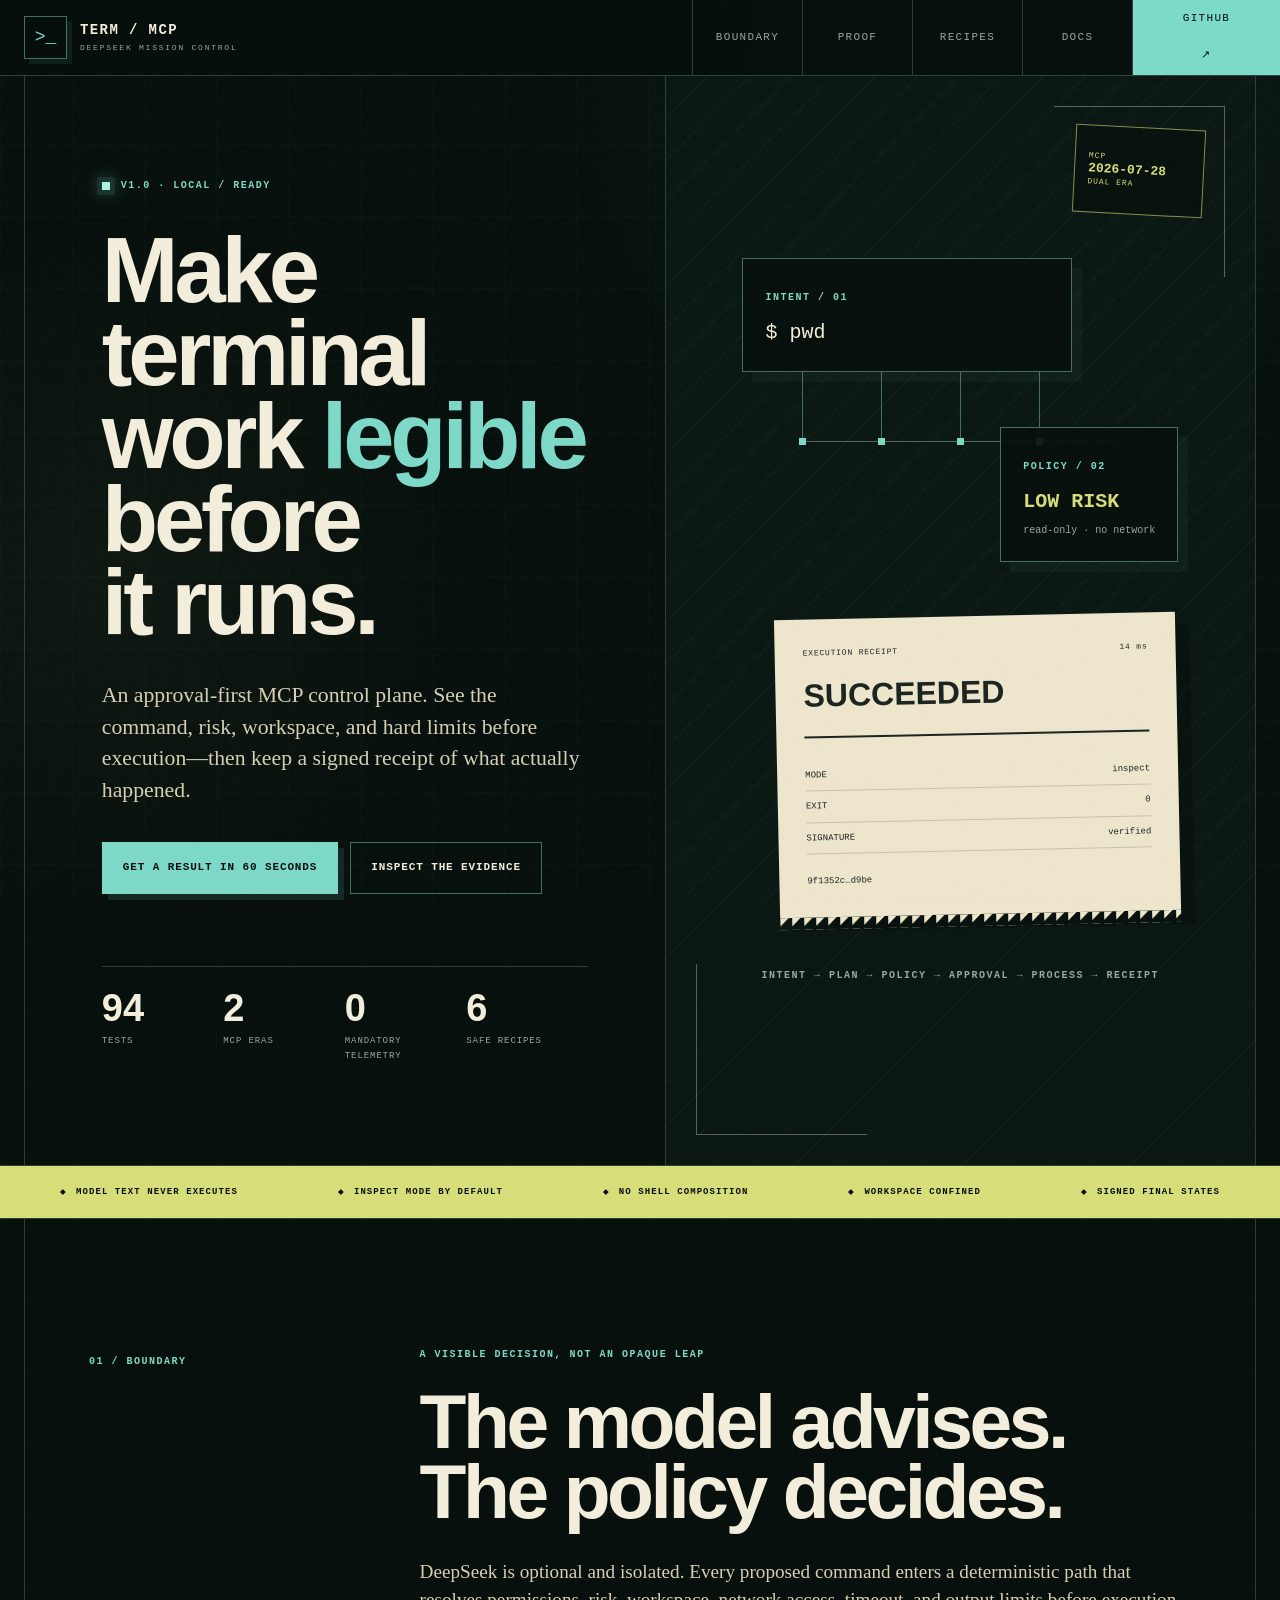
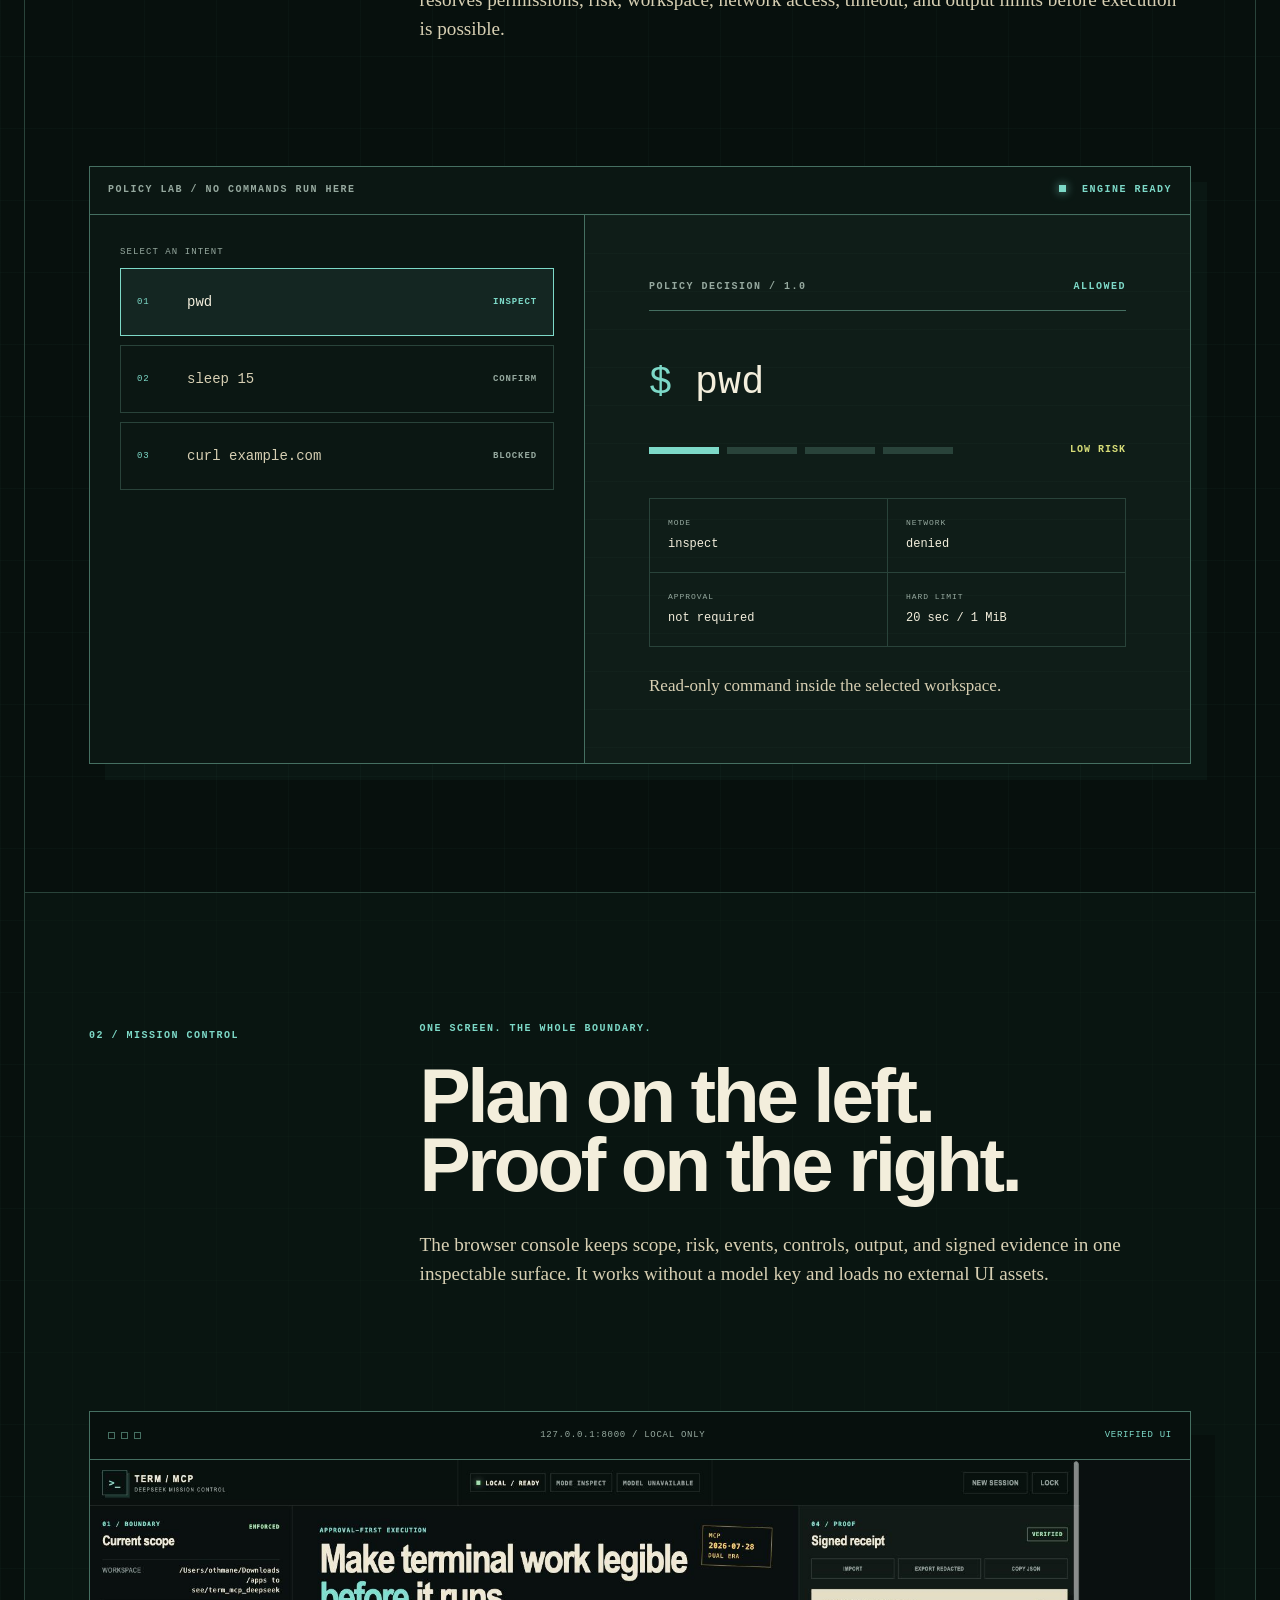
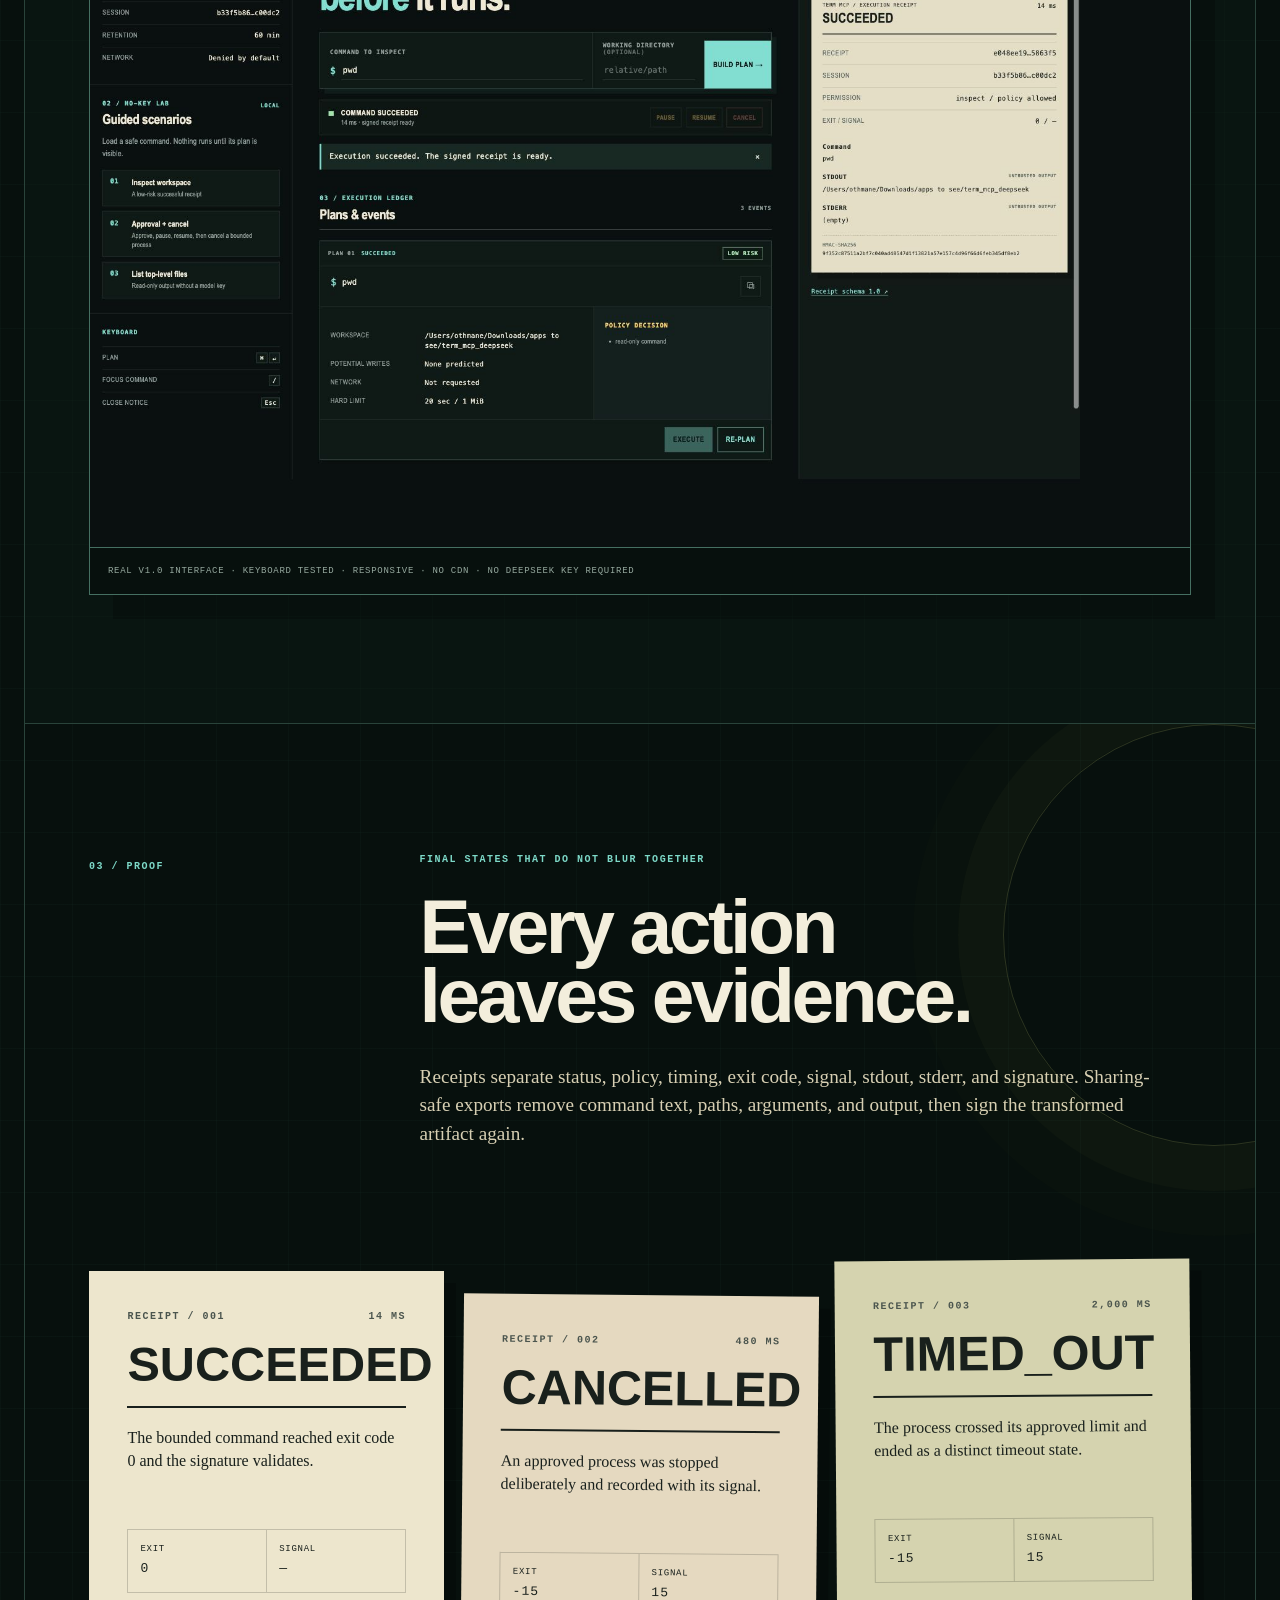
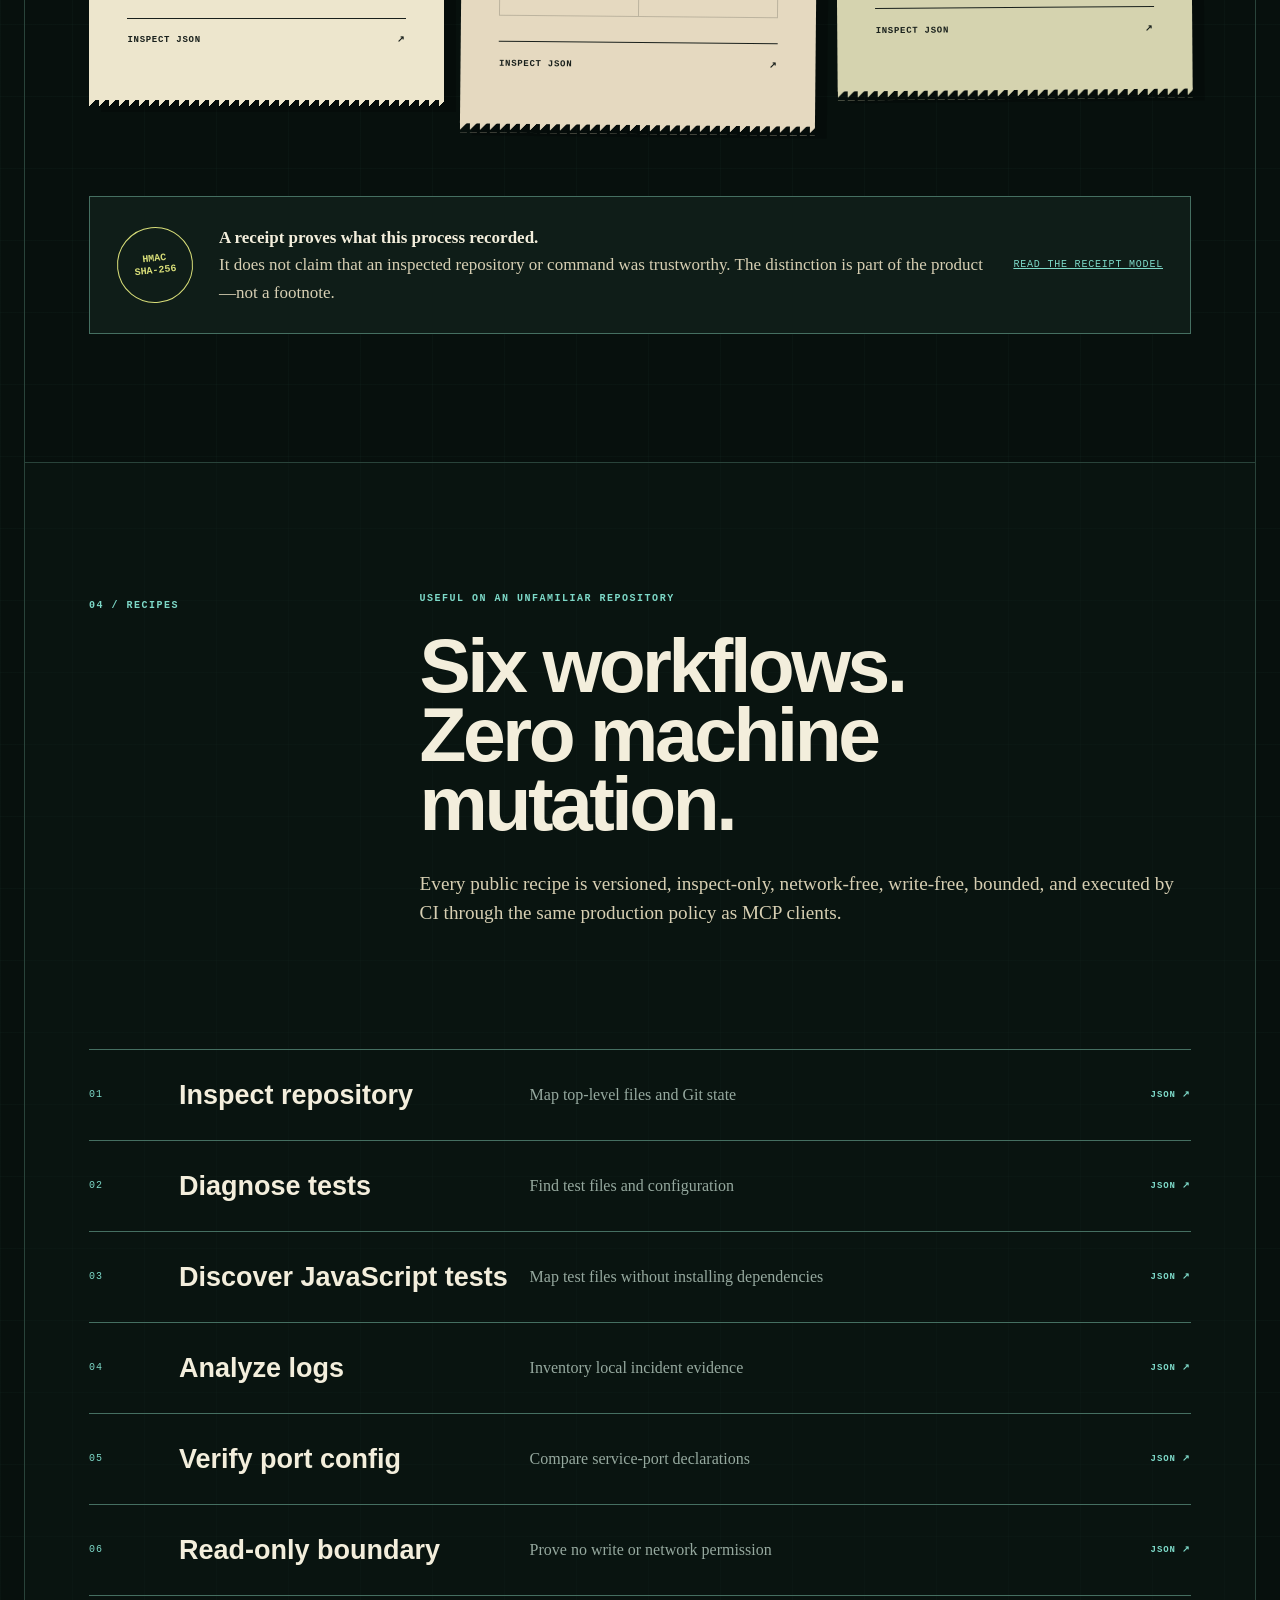
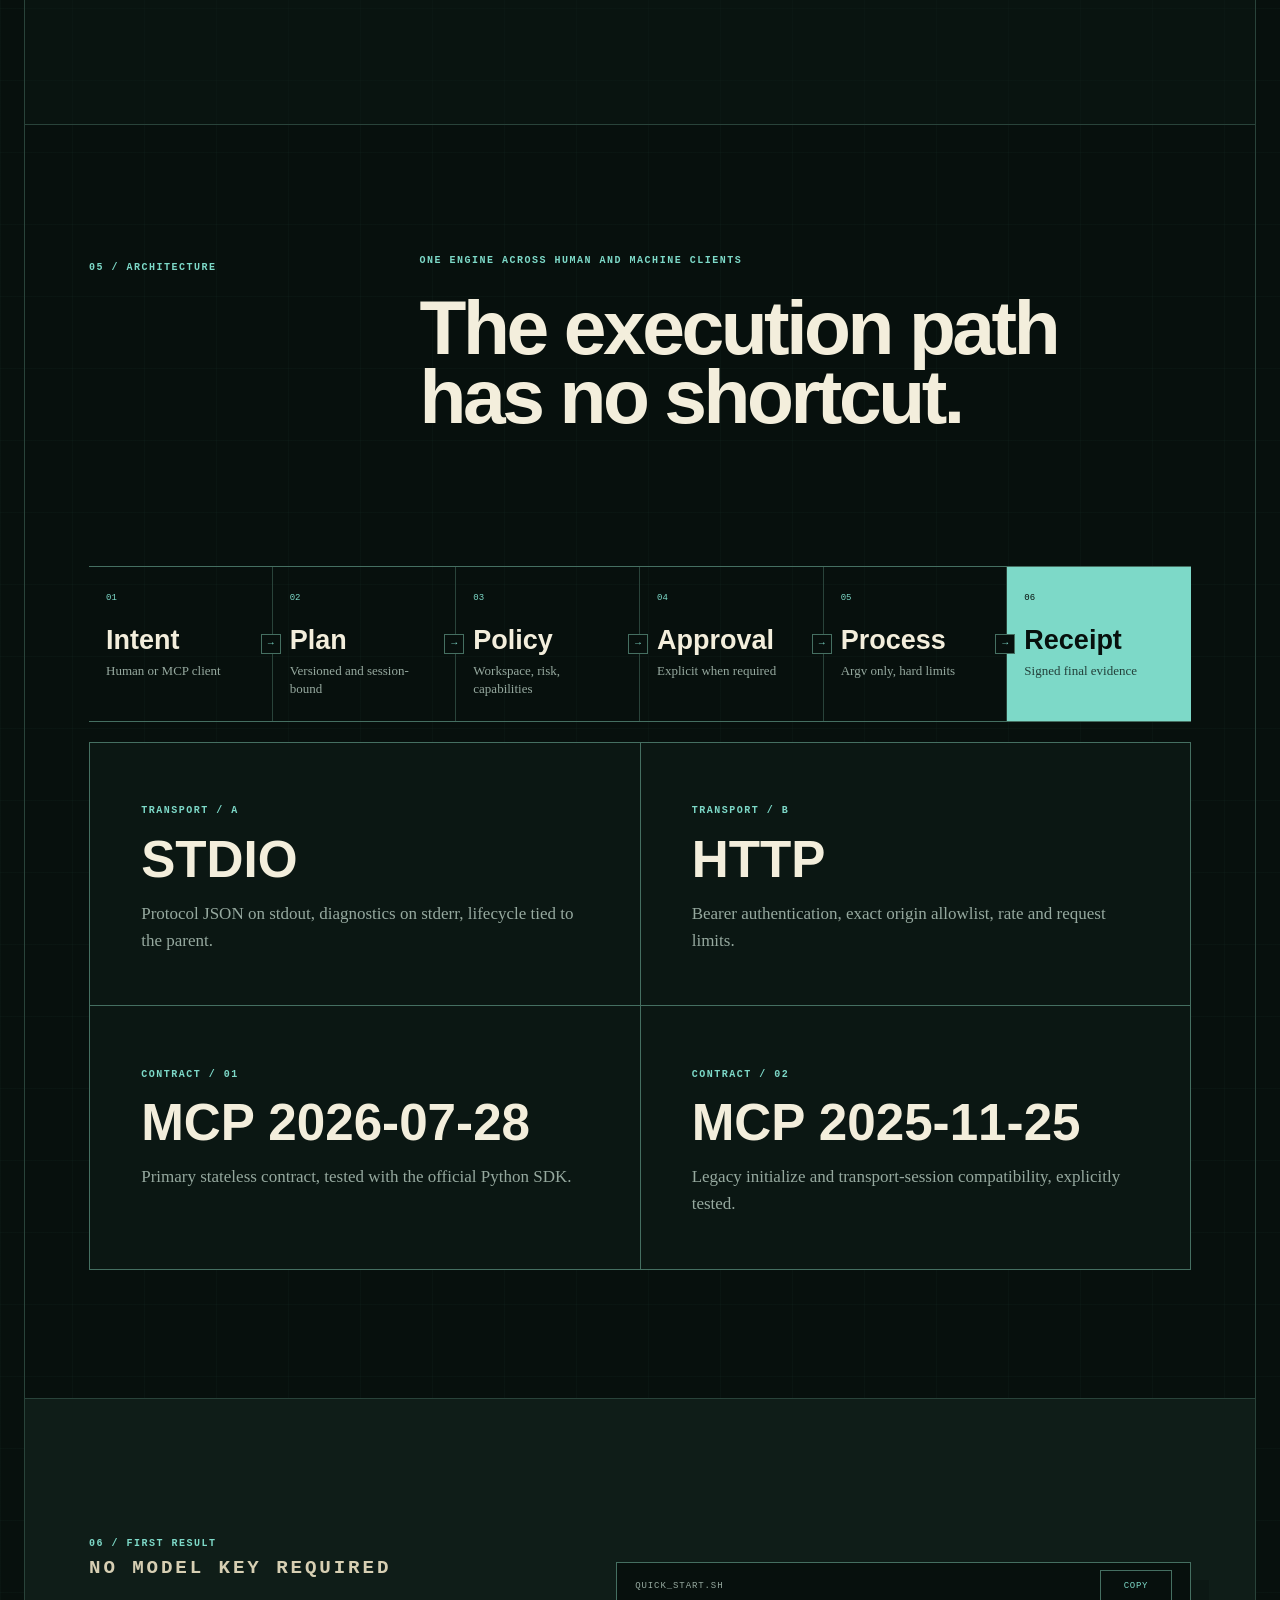
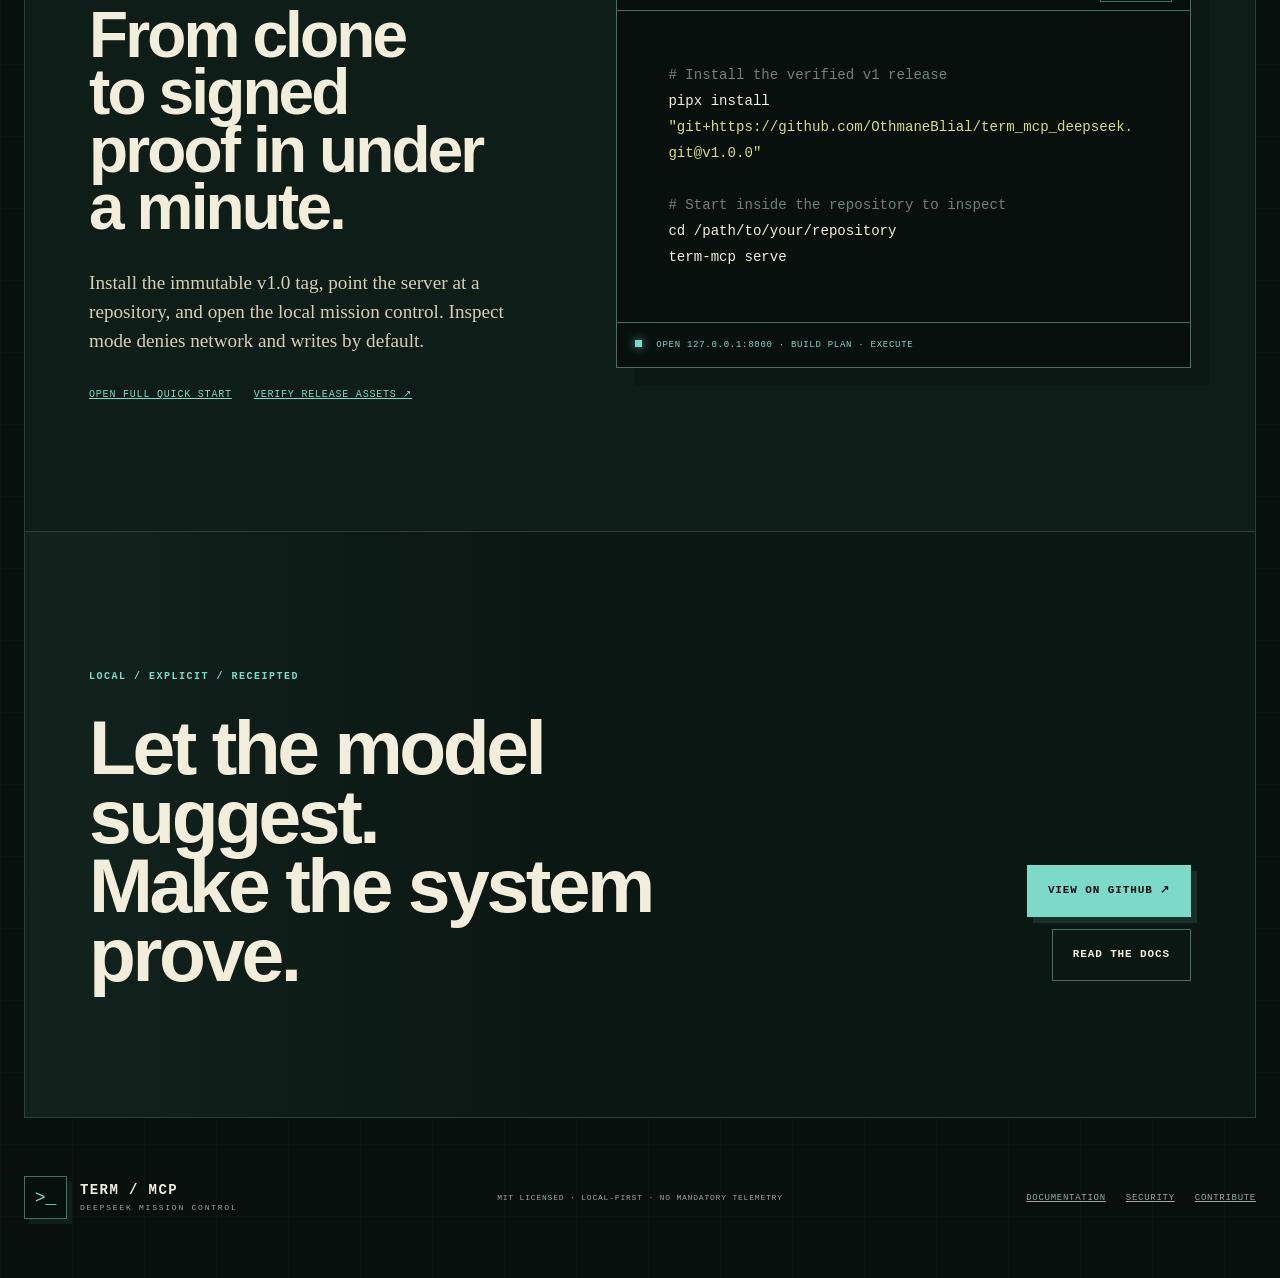
<file: site/index.html>
<!doctype html>
<html lang="en">
  <head>
    <meta charset="utf-8" />
    <meta name="viewport" content="width=device-width, initial-scale=1" />
    <meta
      name="description"
      content="Approval-first MCP terminal control with visible policy decisions, bounded execution, and signed receipts."
    />
    <meta name="theme-color" content="#07100d" />
    <meta property="og:type" content="website" />
    <meta property="og:title" content="Term MCP DeepSeek — Make terminal work legible" />
    <meta
      property="og:description"
      content="See the command, risk, workspace, and limits before anything runs. Keep signed evidence after it does."
    />
    <meta
      property="og:image"
      content="https://othmaneblial.github.io/term_mcp_deepseek/assets/mission-control.jpg"
    />
    <meta property="og:url" content="https://othmaneblial.github.io/term_mcp_deepseek/" />
    <meta name="twitter:card" content="summary_large_image" />
    <link rel="canonical" href="https://othmaneblial.github.io/term_mcp_deepseek/" />
    <link rel="icon" href="assets/favicon.svg" type="image/svg+xml" />
    <link rel="stylesheet" href="styles.css" />
    <title>Term MCP DeepSeek — Approval-first terminal control</title>
    <script type="application/ld+json">
      {
        "@context": "https://schema.org",
        "@type": "SoftwareSourceCode",
        "name": "Term MCP DeepSeek",
        "codeRepository": "https://github.com/OthmaneBlial/term_mcp_deepseek",
        "license": "https://opensource.org/license/mit",
        "programmingLanguage": "Python",
        "runtimePlatform": "macOS and Linux",
        "description": "Approval-first MCP terminal control plane with bounded execution and signed receipts."
      }
    </script>
  </head>
  <body>
    <a class="skip-link" href="#main">Skip to content</a>
    <div class="grain" aria-hidden="true"></div>

    <header class="site-header" data-header>
      <a class="brand" href="index.html" aria-label="Term MCP DeepSeek home">
        <span class="brand-mark" aria-hidden="true">&gt;_</span>
        <span>
          <strong>TERM / MCP</strong>
          <small>DEEPSEEK MISSION CONTROL</small>
        </span>
      </a>

      <button class="menu-toggle" type="button" aria-expanded="false" aria-controls="site-nav">
        <span>Menu</span>
        <span class="menu-bars" aria-hidden="true"></span>
      </button>

      <nav class="site-nav" id="site-nav" aria-label="Primary navigation">
        <a href="#boundary">Boundary</a>
        <a href="#proof">Proof</a>
        <a href="#recipes">Recipes</a>
        <a href="docs.html">Docs</a>
        <a class="nav-github" href="https://github.com/OthmaneBlial/term_mcp_deepseek">
          GitHub <span aria-hidden="true">↗</span>
        </a>
      </nav>
    </header>

    <main id="main">
      <section class="hero" aria-labelledby="hero-title">
        <div class="hero-copy reveal">
          <div class="eyebrow">
            <span class="status-dot" aria-hidden="true"></span>
            v1.0 · LOCAL / READY
          </div>
          <h1 id="hero-title">Make terminal work <em>legible</em> before it runs.</h1>
          <p class="hero-lede">
            An approval-first MCP control plane. See the command, risk, workspace, and hard
            limits before execution—then keep a signed receipt of what actually happened.
          </p>
          <div class="hero-actions">
            <a class="button button-primary" href="#install">Get a result in 60 seconds</a>
            <a class="button button-ghost" href="#proof">Inspect the evidence</a>
          </div>
          <dl class="hero-facts" aria-label="Project proof points">
            <div><dt>94</dt><dd>tests</dd></div>
            <div><dt>2</dt><dd>MCP eras</dd></div>
            <div><dt>0</dt><dd>mandatory telemetry</dd></div>
            <div><dt>6</dt><dd>safe recipes</dd></div>
          </dl>
        </div>

        <div class="hero-art reveal reveal-late" aria-label="Execution boundary overview">
          <div class="era-stamp" aria-label="MCP protocol version">
            <span>MCP</span>
            <strong>2026-07-28</strong>
            <small>DUAL ERA</small>
          </div>
          <div class="signal-card signal-command">
            <span class="signal-label">INTENT / 01</span>
            <code>$ pwd</code>
          </div>
          <div class="boundary-line" aria-hidden="true">
            <span></span><span></span><span></span><span></span>
          </div>
          <div class="signal-card signal-policy">
            <span class="signal-label">POLICY / 02</span>
            <strong>LOW RISK</strong>
            <small>read-only · no network</small>
          </div>
          <div class="receipt-mini">
            <div class="receipt-mini-head">
              <span>EXECUTION RECEIPT</span>
              <span>14 ms</span>
            </div>
            <strong>SUCCEEDED</strong>
            <dl>
              <div><dt>MODE</dt><dd>inspect</dd></div>
              <div><dt>EXIT</dt><dd>0</dd></div>
              <div><dt>SIGNATURE</dt><dd>verified</dd></div>
            </dl>
            <div class="receipt-signature">9f1352c…d9be</div>
          </div>
          <p class="art-caption">INTENT → PLAN → POLICY → APPROVAL → PROCESS → RECEIPT</p>
        </div>
      </section>

      <section class="trust-strip" aria-label="Safety defaults">
        <span>MODEL TEXT NEVER EXECUTES</span>
        <span>INSPECT MODE BY DEFAULT</span>
        <span>NO SHELL COMPOSITION</span>
        <span>WORKSPACE CONFINED</span>
        <span>SIGNED FINAL STATES</span>
      </section>

      <section class="section boundary-section" id="boundary" aria-labelledby="boundary-title">
        <div class="section-index">01 / BOUNDARY</div>
        <div class="section-heading">
          <p class="kicker">A visible decision, not an opaque leap</p>
          <h2 id="boundary-title">The model advises.<br />The policy decides.</h2>
          <p>
            DeepSeek is optional and isolated. Every proposed command enters a deterministic
            path that resolves permissions, risk, workspace, network access, timeout, and
            output limits before execution is possible.
          </p>
        </div>

        <div class="policy-lab" data-policy-lab>
          <div class="lab-toolbar">
            <span>POLICY LAB / NO COMMANDS RUN HERE</span>
            <span class="lab-ready"><i aria-hidden="true"></i> ENGINE READY</span>
          </div>
          <div class="lab-body">
            <div class="lab-commands" aria-label="Example command policy decisions">
              <p>SELECT AN INTENT</p>
              <button
                class="lab-command is-active"
                type="button"
                aria-pressed="true"
                data-command="pwd"
                data-risk="LOW RISK"
                data-decision="ALLOWED"
                data-mode="inspect"
                data-network="denied"
                data-approval="not required"
                data-reason="Read-only command inside the selected workspace."
              >
                <span>01</span><code>pwd</code><b>inspect</b>
              </button>
              <button
                class="lab-command"
                type="button"
                aria-pressed="false"
                data-command="sleep 15"
                data-risk="MEDIUM RISK"
                data-decision="PLAN ONLY"
                data-mode="confirm"
                data-network="denied"
                data-approval="required"
                data-reason="Long-running process requires explicit approval and remains cancellable."
              >
                <span>02</span><code>sleep 15</code><b>confirm</b>
              </button>
              <button
                class="lab-command"
                type="button"
                aria-pressed="false"
                data-command="curl example.com"
                data-risk="BLOCKED"
                data-decision="DENIED"
                data-mode="inspect"
                data-network="requested"
                data-approval="unavailable"
                data-reason="Network clients are outside the inspect-mode capability allowlist."
              >
                <span>03</span><code>curl example.com</code><b>blocked</b>
              </button>
            </div>

            <div class="lab-decision" aria-live="polite">
              <div class="decision-topline">
                <span>POLICY DECISION / 1.0</span>
                <strong data-output-decision>ALLOWED</strong>
              </div>
              <code class="decision-command" data-output-command>$ pwd</code>
              <div class="risk-meter" aria-label="Risk classification">
                <span class="is-lit"></span><span></span><span></span><span></span>
                <b data-output-risk>LOW RISK</b>
              </div>
              <dl class="decision-grid">
                <div><dt>MODE</dt><dd data-output-mode>inspect</dd></div>
                <div><dt>NETWORK</dt><dd data-output-network>denied</dd></div>
                <div><dt>APPROVAL</dt><dd data-output-approval>not required</dd></div>
                <div><dt>HARD LIMIT</dt><dd>20 sec / 1 MiB</dd></div>
              </dl>
              <p class="decision-reason" data-output-reason>
                Read-only command inside the selected workspace.
              </p>
            </div>
          </div>
        </div>
      </section>

      <section class="section product-section" aria-labelledby="product-title">
        <div class="section-index">02 / MISSION CONTROL</div>
        <div class="section-heading product-heading">
          <p class="kicker">One screen. The whole boundary.</p>
          <h2 id="product-title">Plan on the left.<br />Proof on the right.</h2>
          <p>
            The browser console keeps scope, risk, events, controls, output, and signed evidence
            in one inspectable surface. It works without a model key and loads no external UI
            assets.
          </p>
        </div>

        <figure class="product-frame reveal">
          <div class="frame-bar">
            <span><i></i><i></i><i></i></span>
            <span>127.0.0.1:8000 / LOCAL ONLY</span>
            <span>VERIFIED UI</span>
          </div>
          <img
            src="assets/mission-control.jpg"
            alt="Term MCP DeepSeek mission control showing an inspect-mode pwd plan, execution events, and a signed succeeded receipt"
            width="1778"
            height="1111"
            loading="lazy"
          />
          <figcaption>
            Real v1.0 interface · keyboard tested · responsive · no CDN · no DeepSeek key required
          </figcaption>
        </figure>
      </section>

      <section class="section proof-section" id="proof" aria-labelledby="proof-title">
        <div class="section-index">03 / PROOF</div>
        <div class="section-heading">
          <p class="kicker">Final states that do not blur together</p>
          <h2 id="proof-title">Every action leaves evidence.</h2>
          <p>
            Receipts separate status, policy, timing, exit code, signal, stdout, stderr, and
            signature. Sharing-safe exports remove command text, paths, arguments, and output,
            then sign the transformed artifact again.
          </p>
        </div>

        <div class="receipt-stack">
          <article class="receipt-card receipt-success">
            <div class="receipt-card-top"><span>RECEIPT / 001</span><span>14 ms</span></div>
            <h3>SUCCEEDED</h3>
            <p>The bounded command reached exit code 0 and the signature validates.</p>
            <dl><div><dt>EXIT</dt><dd>0</dd></div><div><dt>SIGNAL</dt><dd>—</dd></div></dl>
            <a href="receipts/succeeded-inspection.json">Inspect JSON <span>↗</span></a>
          </article>
          <article class="receipt-card receipt-cancelled">
            <div class="receipt-card-top"><span>RECEIPT / 002</span><span>480 ms</span></div>
            <h3>CANCELLED</h3>
            <p>An approved process was stopped deliberately and recorded with its signal.</p>
            <dl><div><dt>EXIT</dt><dd>-15</dd></div><div><dt>SIGNAL</dt><dd>15</dd></div></dl>
            <a href="receipts/cancelled-process.json">Inspect JSON <span>↗</span></a>
          </article>
          <article class="receipt-card receipt-timeout">
            <div class="receipt-card-top"><span>RECEIPT / 003</span><span>2,000 ms</span></div>
            <h3>TIMED_OUT</h3>
            <p>The process crossed its approved limit and ended as a distinct timeout state.</p>
            <dl><div><dt>EXIT</dt><dd>-15</dd></div><div><dt>SIGNAL</dt><dd>15</dd></div></dl>
            <a href="receipts/timed-out-process.json">Inspect JSON <span>↗</span></a>
          </article>
        </div>

        <div class="proof-note">
          <span class="proof-seal" aria-hidden="true">HMAC<br />SHA-256</span>
          <p>
            <strong>A receipt proves what this process recorded.</strong>
            It does not claim that an inspected repository or command was trustworthy. The
            distinction is part of the product—not a footnote.
          </p>
          <a href="docs.html#receipts">Read the receipt model</a>
        </div>
      </section>

      <section class="section recipes-section" id="recipes" aria-labelledby="recipes-title">
        <div class="section-index">04 / RECIPES</div>
        <div class="section-heading">
          <p class="kicker">Useful on an unfamiliar repository</p>
          <h2 id="recipes-title">Six workflows.<br />Zero machine mutation.</h2>
          <p>
            Every public recipe is versioned, inspect-only, network-free, write-free, bounded,
            and executed by CI through the same production policy as MCP clients.
          </p>
        </div>

        <div class="recipe-ledger">
          <a href="recipes/inspect-repository.json">
            <span>01</span><strong>Inspect repository</strong><small>Map top-level files and Git state</small><b>JSON ↗</b>
          </a>
          <a href="recipes/diagnose-tests.json">
            <span>02</span><strong>Diagnose tests</strong><small>Find test files and configuration</small><b>JSON ↗</b>
          </a>
          <a href="recipes/discover-javascript-tests.json">
            <span>03</span><strong>Discover JavaScript tests</strong><small>Map test files without installing dependencies</small><b>JSON ↗</b>
          </a>
          <a href="recipes/analyze-logs.json">
            <span>04</span><strong>Analyze logs</strong><small>Inventory local incident evidence</small><b>JSON ↗</b>
          </a>
          <a href="recipes/verify-port-config.json">
            <span>05</span><strong>Verify port config</strong><small>Compare service-port declarations</small><b>JSON ↗</b>
          </a>
          <a href="recipes/read-only-boundary.json">
            <span>06</span><strong>Read-only boundary</strong><small>Prove no write or network permission</small><b>JSON ↗</b>
          </a>
        </div>
      </section>

      <section class="section architecture-section" aria-labelledby="architecture-title">
        <div class="section-index">05 / ARCHITECTURE</div>
        <div class="section-heading">
          <p class="kicker">One engine across human and machine clients</p>
          <h2 id="architecture-title">The execution path has no shortcut.</h2>
        </div>

        <ol class="execution-path">
          <li><span>01</span><strong>Intent</strong><small>Human or MCP client</small></li>
          <li><span>02</span><strong>Plan</strong><small>Versioned and session-bound</small></li>
          <li><span>03</span><strong>Policy</strong><small>Workspace, risk, capabilities</small></li>
          <li><span>04</span><strong>Approval</strong><small>Explicit when required</small></li>
          <li><span>05</span><strong>Process</strong><small>Argv only, hard limits</small></li>
          <li><span>06</span><strong>Receipt</strong><small>Signed final evidence</small></li>
        </ol>

        <div class="architecture-grid">
          <article>
            <span>TRANSPORT / A</span>
            <h3>STDIO</h3>
            <p>Protocol JSON on stdout, diagnostics on stderr, lifecycle tied to the parent.</p>
          </article>
          <article>
            <span>TRANSPORT / B</span>
            <h3>HTTP</h3>
            <p>Bearer authentication, exact origin allowlist, rate and request limits.</p>
          </article>
          <article>
            <span>CONTRACT / 01</span>
            <h3>MCP 2026-07-28</h3>
            <p>Primary stateless contract, tested with the official Python SDK.</p>
          </article>
          <article>
            <span>CONTRACT / 02</span>
            <h3>MCP 2025-11-25</h3>
            <p>Legacy initialize and transport-session compatibility, explicitly tested.</p>
          </article>
        </div>
      </section>

      <section class="install-section" id="install" aria-labelledby="install-title">
        <div class="install-copy">
          <span class="section-index">06 / FIRST RESULT</span>
          <p class="kicker">No model key required</p>
          <h2 id="install-title">From clone to signed proof in under a minute.</h2>
          <p>
            Install the immutable v1.0 tag, point the server at a repository, and open the local
            mission control. Inspect mode denies network and writes by default.
          </p>
          <div class="install-links">
            <a href="docs.html#quick-start">Open full quick start</a>
            <a href="https://github.com/OthmaneBlial/term_mcp_deepseek/releases/tag/v1.0.0">Verify release assets ↗</a>
          </div>
        </div>

        <div class="code-window">
          <div class="code-window-bar">
            <span>QUICK_START.SH</span>
            <button class="copy-button" type="button" data-copy-target="quick-start-code">
              <span data-copy-label>Copy</span>
            </button>
          </div>
          <pre id="quick-start-code"><code><span class="code-muted"># Install the verified v1 release</span>
pipx install <span class="code-string">"git+https://github.com/OthmaneBlial/term_mcp_deepseek.git@v1.0.0"</span>

<span class="code-muted"># Start inside the repository to inspect</span>
cd /path/to/your/repository
term-mcp serve</code></pre>
          <div class="code-result"><i aria-hidden="true"></i> OPEN 127.0.0.1:8000 · BUILD PLAN · EXECUTE</div>
        </div>
      </section>

      <section class="final-cta" aria-labelledby="cta-title">
        <div>
          <span>LOCAL / EXPLICIT / RECEIPTED</span>
          <h2 id="cta-title">Let the model suggest.<br />Make the system prove.</h2>
        </div>
        <div class="cta-actions">
          <a class="button button-primary" href="https://github.com/OthmaneBlial/term_mcp_deepseek">View on GitHub ↗</a>
          <a class="button button-ghost" href="docs.html">Read the docs</a>
        </div>
      </section>
    </main>

    <footer class="site-footer">
      <a class="brand footer-brand" href="index.html">
        <span class="brand-mark" aria-hidden="true">&gt;_</span>
        <span><strong>TERM / MCP</strong><small>DEEPSEEK MISSION CONTROL</small></span>
      </a>
      <p>MIT licensed · Local-first · No mandatory telemetry</p>
      <nav aria-label="Footer navigation">
        <a href="docs.html">Documentation</a>
        <a href="https://github.com/OthmaneBlial/term_mcp_deepseek/blob/main/SECURITY.md">Security</a>
        <a href="https://github.com/OthmaneBlial/term_mcp_deepseek/blob/main/CONTRIBUTING.md">Contribute</a>
      </nav>
    </footer>

    <script src="app.js" defer></script>
  </body>
</html>
</file>
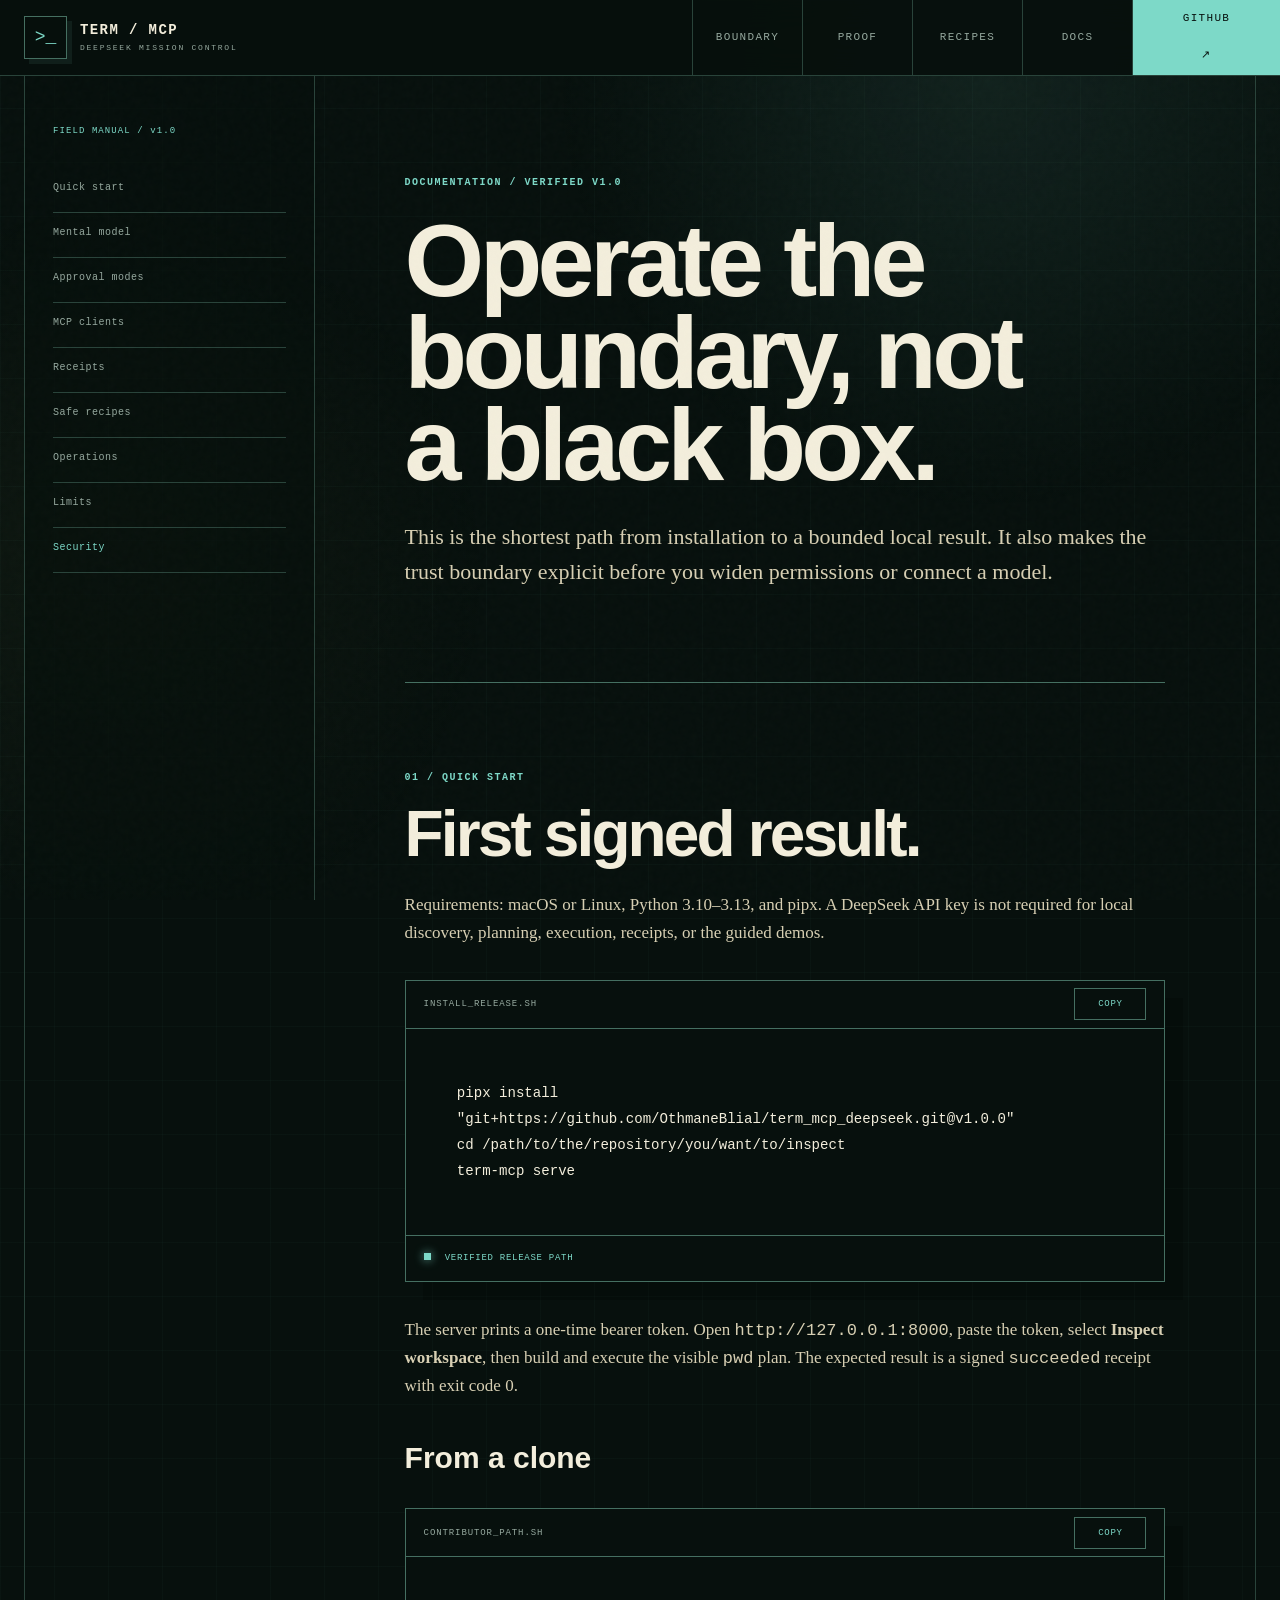
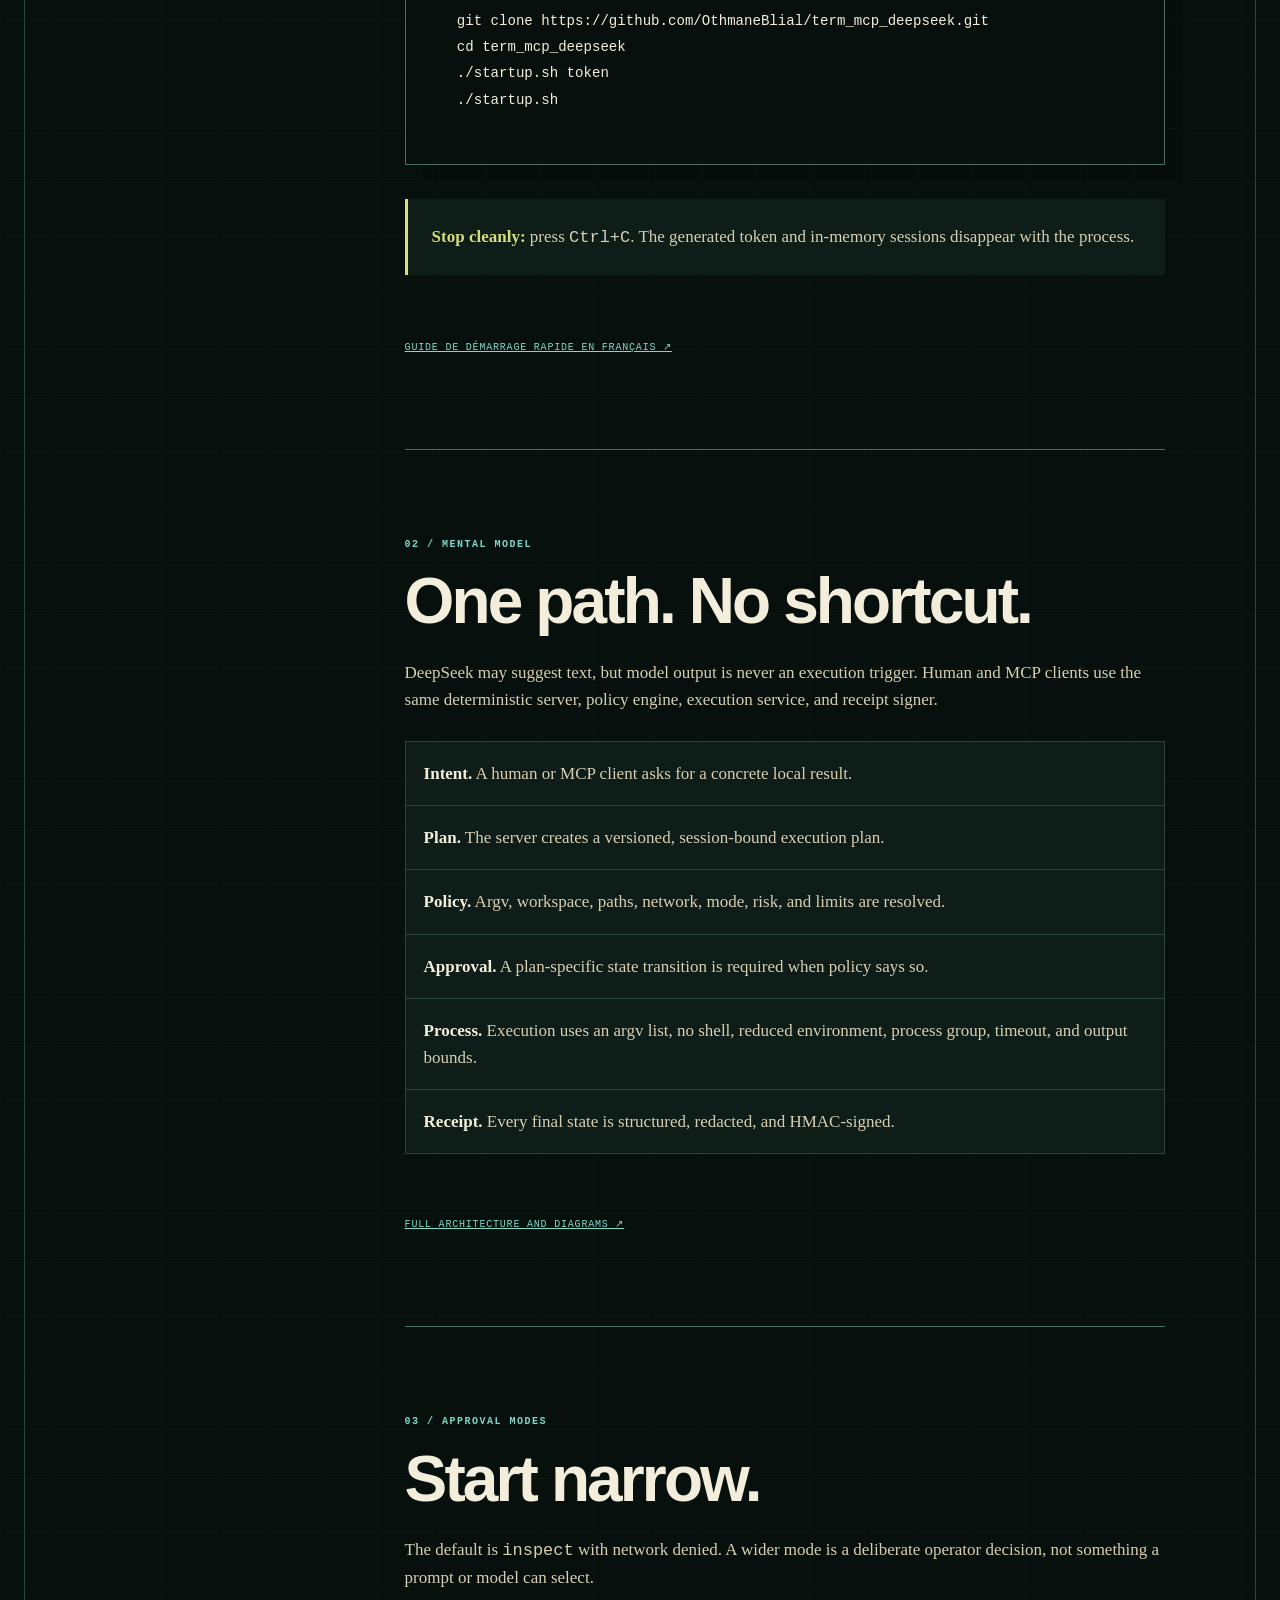
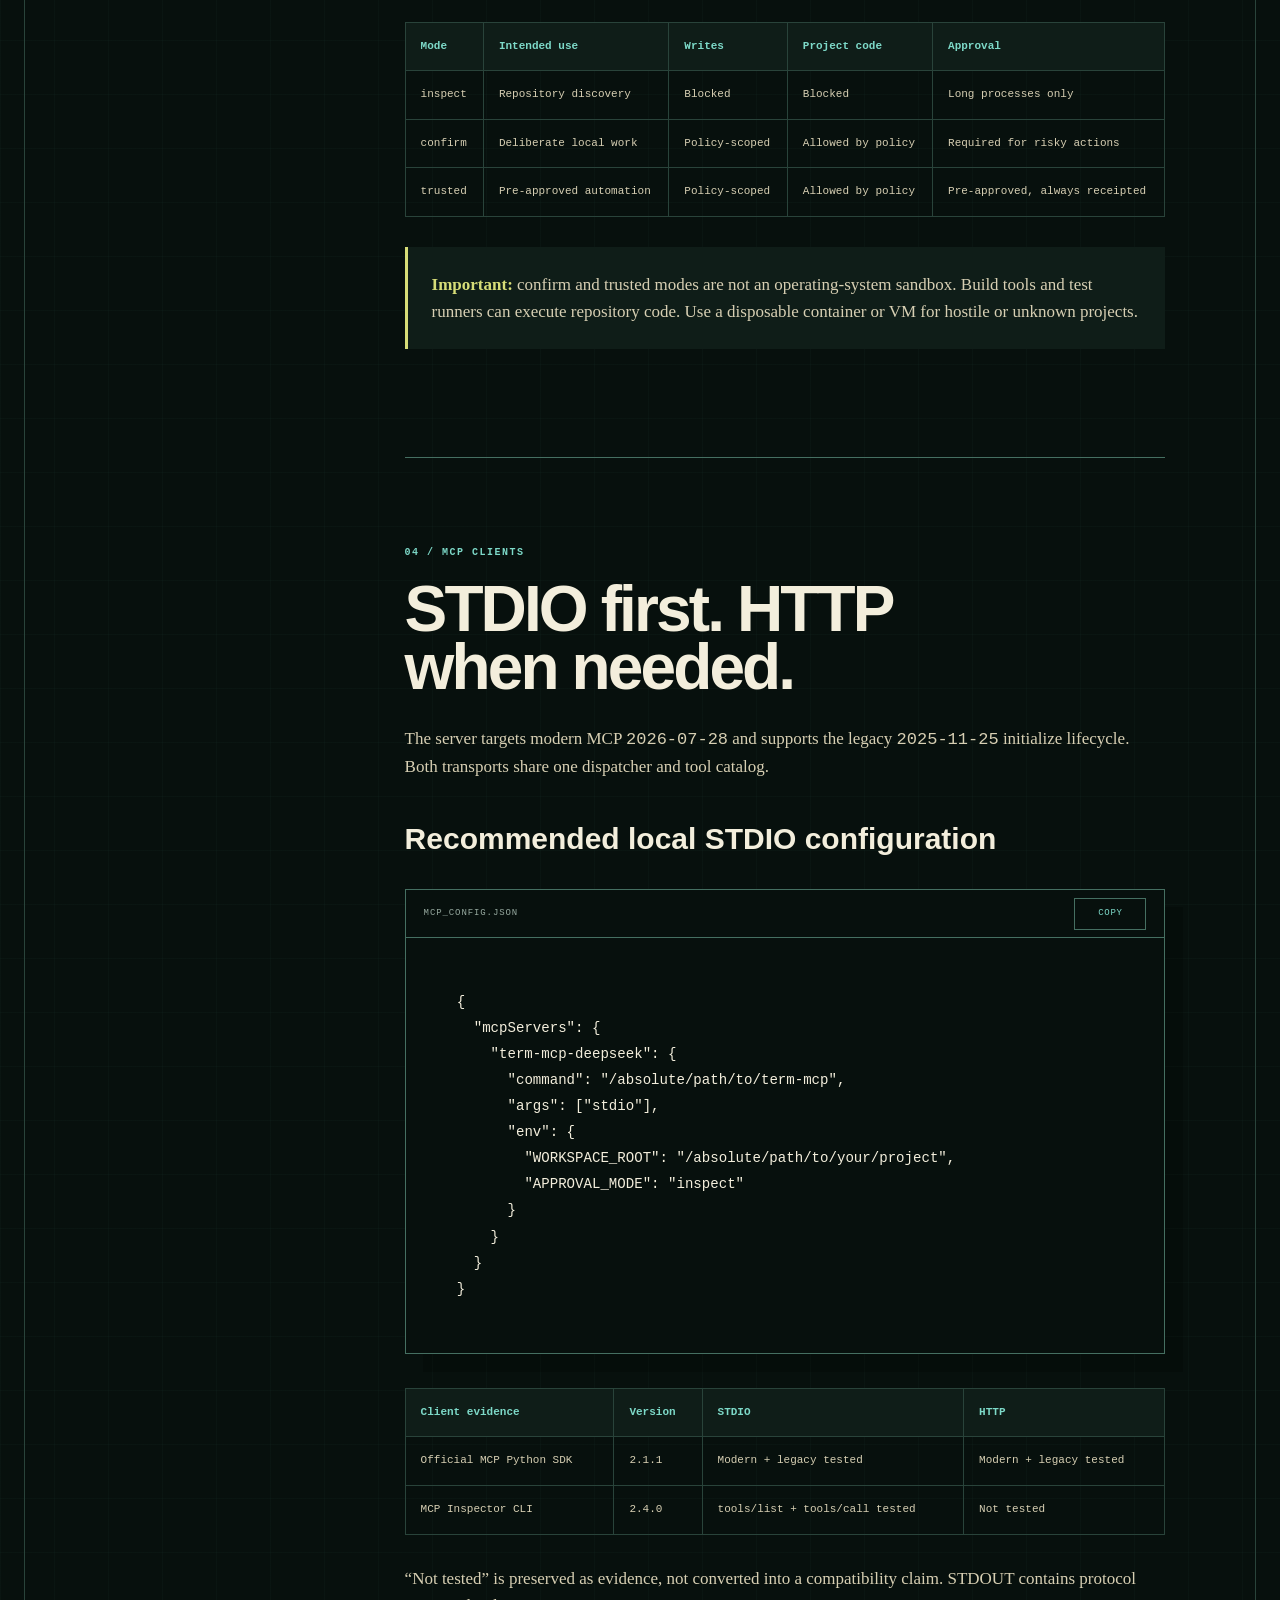
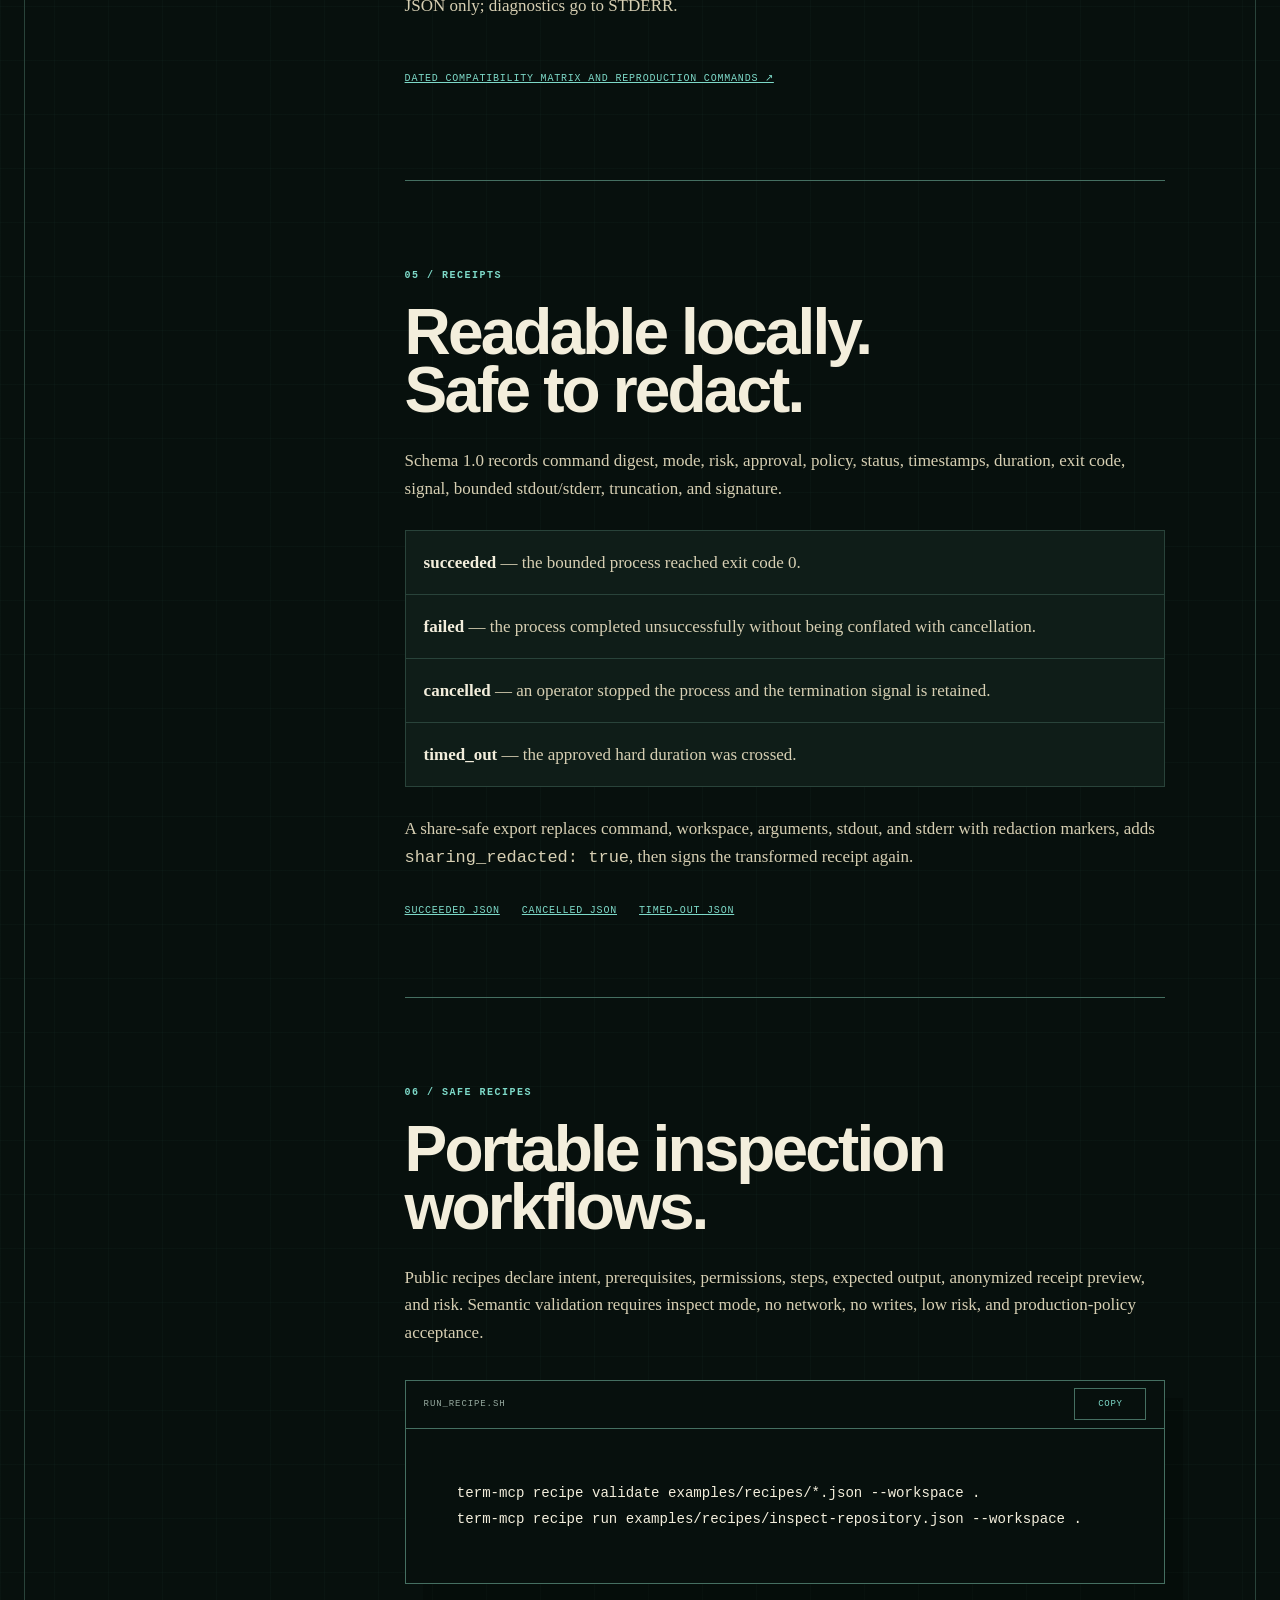
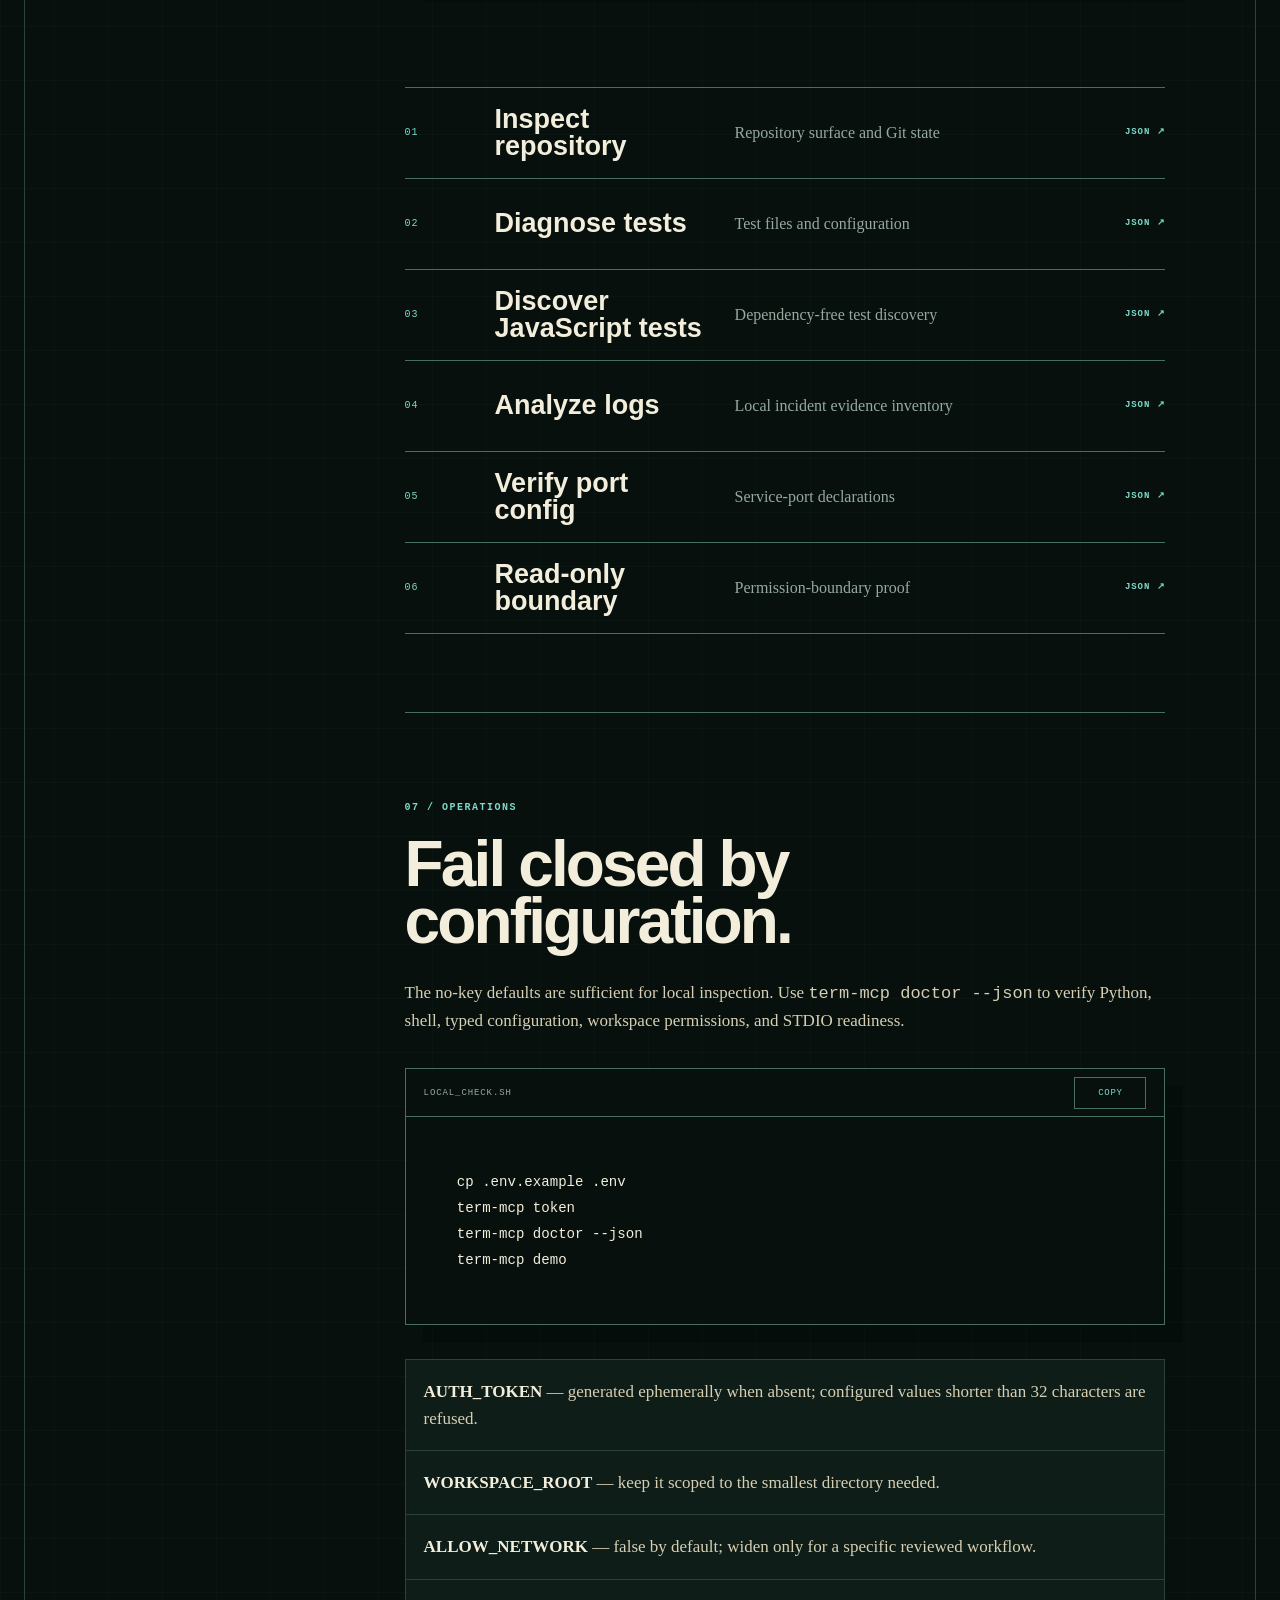
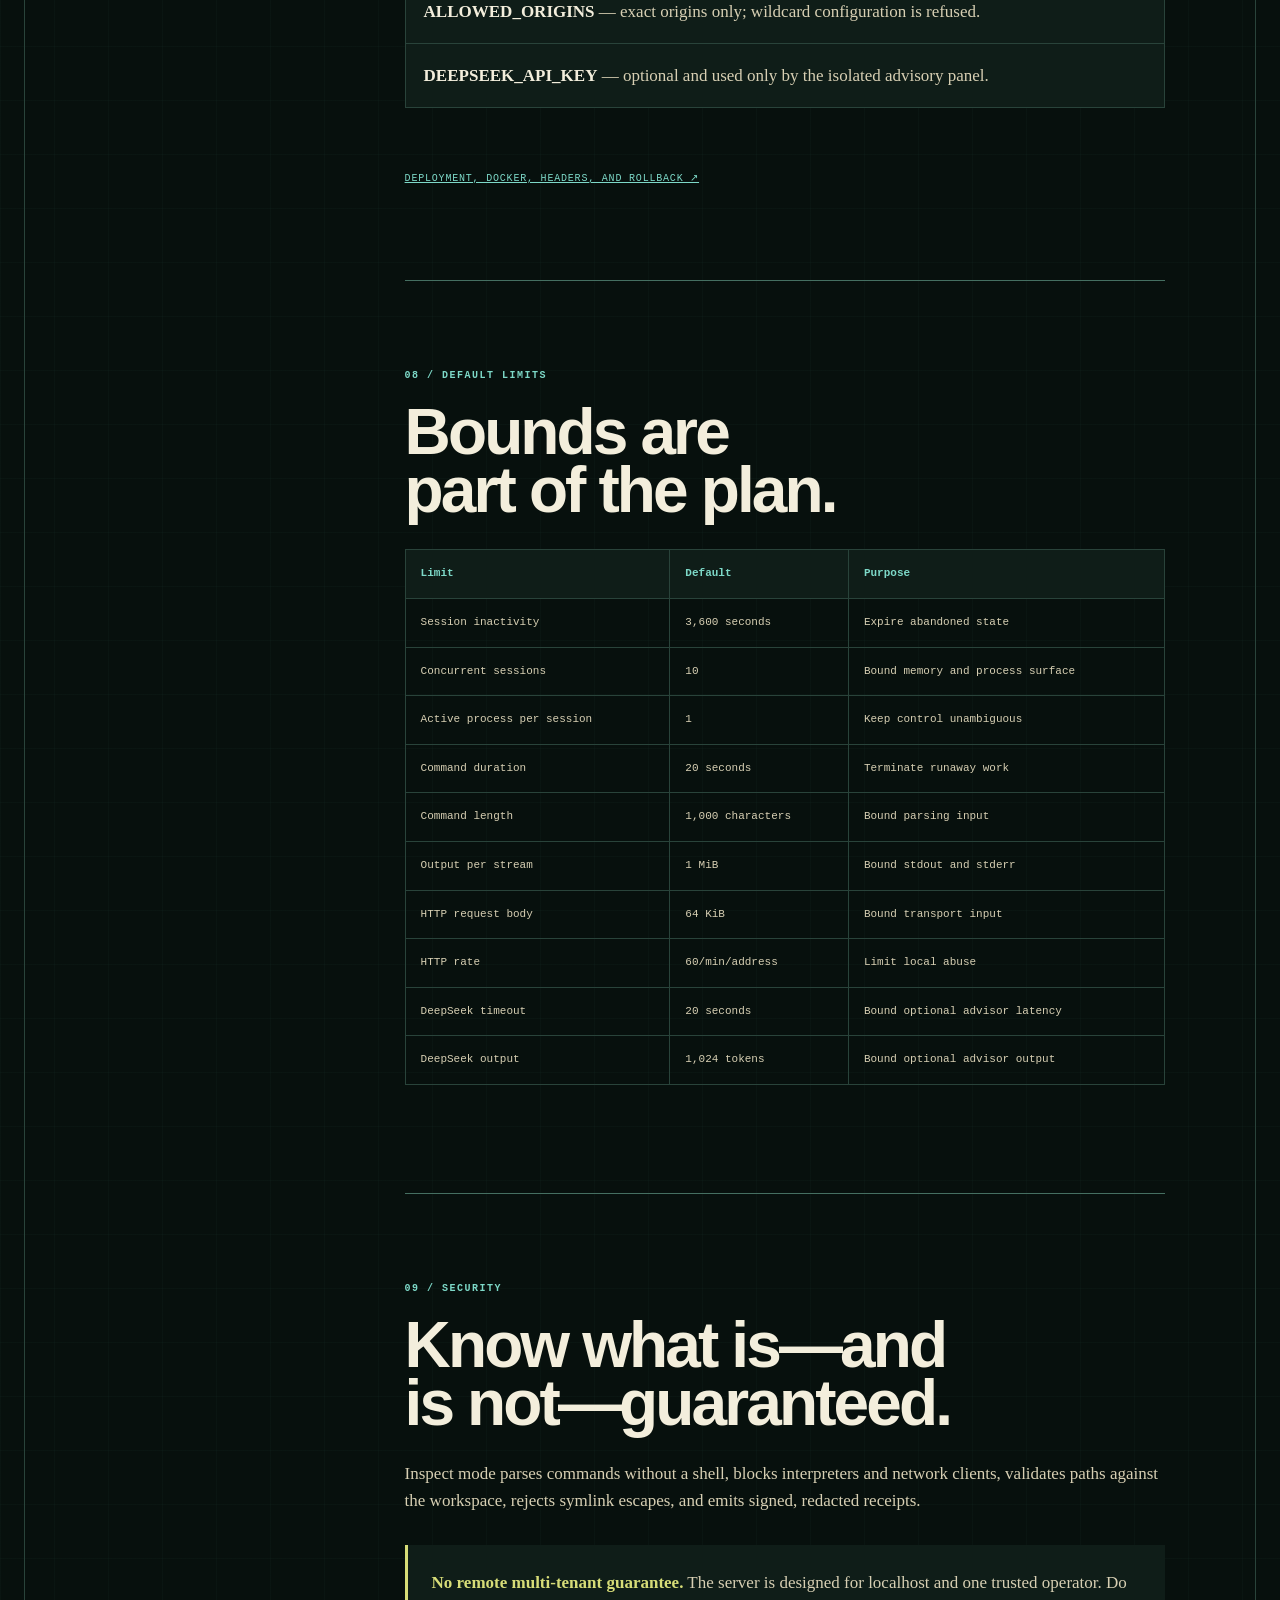
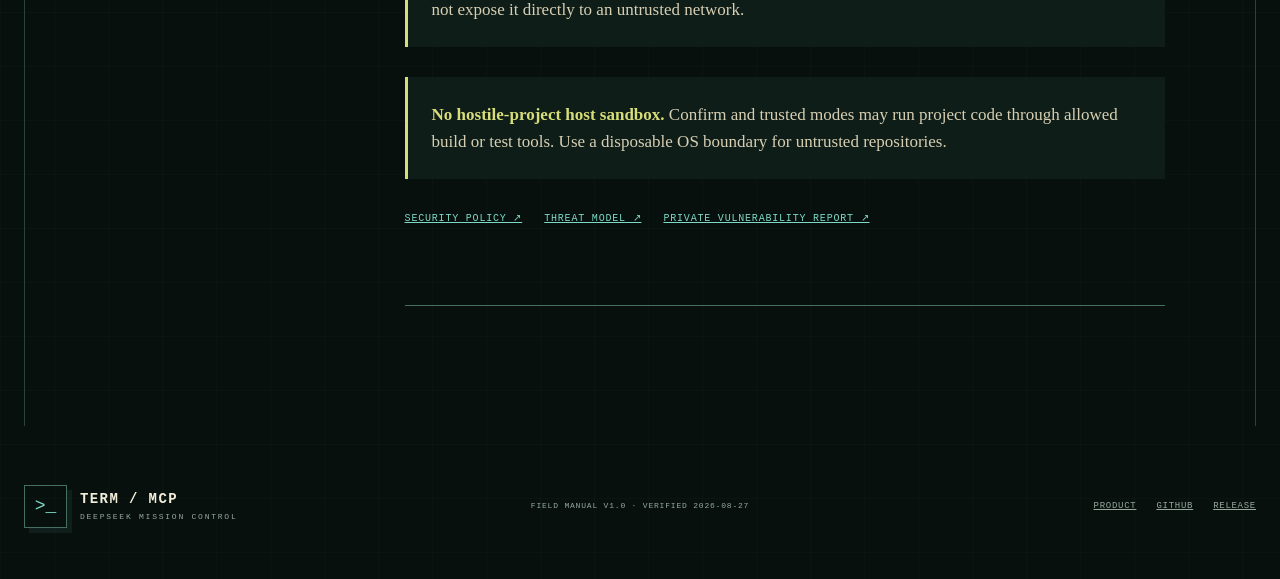
<file: site/docs.html>
<!doctype html>
<html lang="en">
  <head>
    <meta charset="utf-8" />
    <meta name="viewport" content="width=device-width, initial-scale=1" />
    <meta
      name="description"
      content="Quick start, security boundary, MCP transports, receipts, recipes, and operations for Term MCP DeepSeek."
    />
    <meta name="theme-color" content="#07100d" />
    <link rel="canonical" href="https://othmaneblial.github.io/term_mcp_deepseek/docs.html" />
    <link rel="icon" href="assets/favicon.svg" type="image/svg+xml" />
    <link rel="stylesheet" href="styles.css" />
    <title>Documentation — Term MCP DeepSeek</title>
  </head>
  <body class="docs-body">
    <a class="skip-link" href="#docs-main">Skip to documentation</a>
    <div class="grain" aria-hidden="true"></div>

    <header class="site-header">
      <a class="brand" href="index.html" aria-label="Term MCP DeepSeek home">
        <span class="brand-mark" aria-hidden="true">&gt;_</span>
        <span>
          <strong>TERM / MCP</strong>
          <small>DEEPSEEK MISSION CONTROL</small>
        </span>
      </a>

      <button class="menu-toggle" type="button" aria-expanded="false" aria-controls="site-nav">
        <span>Menu</span>
        <span class="menu-bars" aria-hidden="true"></span>
      </button>

      <nav class="site-nav" id="site-nav" aria-label="Primary navigation">
        <a href="index.html#boundary">Boundary</a>
        <a href="index.html#proof">Proof</a>
        <a href="index.html#recipes">Recipes</a>
        <a href="docs.html" aria-current="page">Docs</a>
        <a class="nav-github" href="https://github.com/OthmaneBlial/term_mcp_deepseek">
          GitHub <span aria-hidden="true">↗</span>
        </a>
      </nav>
    </header>

    <div class="docs-shell">
      <aside class="docs-sidebar">
        <span>FIELD MANUAL / v1.0</span>
        <nav aria-label="Documentation sections">
          <a href="#quick-start">Quick start</a>
          <a href="#mental-model">Mental model</a>
          <a href="#modes">Approval modes</a>
          <a href="#clients">MCP clients</a>
          <a href="#receipts">Receipts</a>
          <a href="#recipes">Safe recipes</a>
          <a href="#operations">Operations</a>
          <a href="#limits">Limits</a>
          <a href="#security">Security</a>
        </nav>
      </aside>

      <main class="docs-content" id="docs-main">
        <header class="docs-hero">
          <span class="section-index">DOCUMENTATION / VERIFIED v1.0</span>
          <h1>Operate the boundary, not a black box.</h1>
          <p>
            This is the shortest path from installation to a bounded local result. It also makes
            the trust boundary explicit before you widen permissions or connect a model.
          </p>
        </header>

        <section class="docs-block" id="quick-start" aria-labelledby="quick-start-title">
          <span class="section-index">01 / QUICK START</span>
          <h2 id="quick-start-title">First signed result.</h2>
          <p>
            Requirements: macOS or Linux, Python 3.10–3.13, and pipx. A DeepSeek API key is not
            required for local discovery, planning, execution, receipts, or the guided demos.
          </p>

          <div class="code-window">
            <div class="code-window-bar">
              <span>INSTALL_RELEASE.SH</span>
              <button class="copy-button" type="button" data-copy-target="release-install-code">
                <span data-copy-label>Copy</span>
              </button>
            </div>
            <pre id="release-install-code"><code>pipx install "git+https://github.com/OthmaneBlial/term_mcp_deepseek.git@v1.0.0"
cd /path/to/the/repository/you/want/to/inspect
term-mcp serve</code></pre>
            <div class="code-result"><i aria-hidden="true"></i> VERIFIED RELEASE PATH</div>
          </div>

          <p>
            The server prints a one-time bearer token. Open <code>http://127.0.0.1:8000</code>,
            paste the token, select <strong>Inspect workspace</strong>, then build and execute the
            visible <code>pwd</code> plan. The expected result is a signed <code>succeeded</code>
            receipt with exit code 0.
          </p>

          <h3>From a clone</h3>
          <div class="code-window">
            <div class="code-window-bar">
              <span>CONTRIBUTOR_PATH.SH</span>
              <button class="copy-button" type="button" data-copy-target="clone-install-code">
                <span data-copy-label>Copy</span>
              </button>
            </div>
            <pre id="clone-install-code"><code>git clone https://github.com/OthmaneBlial/term_mcp_deepseek.git
cd term_mcp_deepseek
./startup.sh token
./startup.sh</code></pre>
          </div>

          <div class="docs-callout">
            <strong>Stop cleanly:</strong> press <code>Ctrl+C</code>. The generated token and
            in-memory sessions disappear with the process.
          </div>

          <a class="docs-external" href="https://github.com/OthmaneBlial/term_mcp_deepseek/blob/main/docs/QUICKSTART.fr.md">
            Guide de démarrage rapide en français ↗
          </a>
        </section>

        <section class="docs-block" id="mental-model" aria-labelledby="mental-model-title">
          <span class="section-index">02 / MENTAL MODEL</span>
          <h2 id="mental-model-title">One path. No shortcut.</h2>
          <p>
            DeepSeek may suggest text, but model output is never an execution trigger. Human and
            MCP clients use the same deterministic server, policy engine, execution service, and
            receipt signer.
          </p>

          <ol class="docs-list">
            <li><strong>Intent.</strong> A human or MCP client asks for a concrete local result.</li>
            <li><strong>Plan.</strong> The server creates a versioned, session-bound execution plan.</li>
            <li><strong>Policy.</strong> Argv, workspace, paths, network, mode, risk, and limits are resolved.</li>
            <li><strong>Approval.</strong> A plan-specific state transition is required when policy says so.</li>
            <li><strong>Process.</strong> Execution uses an argv list, no shell, reduced environment, process group, timeout, and output bounds.</li>
            <li><strong>Receipt.</strong> Every final state is structured, redacted, and HMAC-signed.</li>
          </ol>

          <a class="docs-external" href="https://github.com/OthmaneBlial/term_mcp_deepseek/blob/main/docs/ARCHITECTURE.md">
            Full architecture and diagrams ↗
          </a>
        </section>

        <section class="docs-block" id="modes" aria-labelledby="modes-title">
          <span class="section-index">03 / APPROVAL MODES</span>
          <h2 id="modes-title">Start narrow.</h2>
          <p>
            The default is <code>inspect</code> with network denied. A wider mode is a deliberate
            operator decision, not something a prompt or model can select.
          </p>

          <div class="docs-table-wrap">
            <table class="docs-table">
              <thead>
                <tr><th>Mode</th><th>Intended use</th><th>Writes</th><th>Project code</th><th>Approval</th></tr>
              </thead>
              <tbody>
                <tr><td>inspect</td><td>Repository discovery</td><td>Blocked</td><td>Blocked</td><td>Long processes only</td></tr>
                <tr><td>confirm</td><td>Deliberate local work</td><td>Policy-scoped</td><td>Allowed by policy</td><td>Required for risky actions</td></tr>
                <tr><td>trusted</td><td>Pre-approved automation</td><td>Policy-scoped</td><td>Allowed by policy</td><td>Pre-approved, always receipted</td></tr>
              </tbody>
            </table>
          </div>

          <div class="docs-callout">
            <strong>Important:</strong> confirm and trusted modes are not an operating-system
            sandbox. Build tools and test runners can execute repository code. Use a disposable
            container or VM for hostile or unknown projects.
          </div>
        </section>

        <section class="docs-block" id="clients" aria-labelledby="clients-title">
          <span class="section-index">04 / MCP CLIENTS</span>
          <h2 id="clients-title">STDIO first. HTTP when needed.</h2>
          <p>
            The server targets modern MCP <code>2026-07-28</code> and supports the legacy
            <code>2025-11-25</code> initialize lifecycle. Both transports share one dispatcher and
            tool catalog.
          </p>

          <h3>Recommended local STDIO configuration</h3>
          <div class="code-window">
            <div class="code-window-bar">
              <span>MCP_CONFIG.JSON</span>
              <button class="copy-button" type="button" data-copy-target="mcp-config-code">
                <span data-copy-label>Copy</span>
              </button>
            </div>
            <pre id="mcp-config-code"><code>{
  "mcpServers": {
    "term-mcp-deepseek": {
      "command": "/absolute/path/to/term-mcp",
      "args": ["stdio"],
      "env": {
        "WORKSPACE_ROOT": "/absolute/path/to/your/project",
        "APPROVAL_MODE": "inspect"
      }
    }
  }
}</code></pre>
          </div>

          <div class="docs-table-wrap">
            <table class="docs-table">
              <thead><tr><th>Client evidence</th><th>Version</th><th>STDIO</th><th>HTTP</th></tr></thead>
              <tbody>
                <tr><td>Official MCP Python SDK</td><td>2.1.1</td><td>Modern + legacy tested</td><td>Modern + legacy tested</td></tr>
                <tr><td>MCP Inspector CLI</td><td>2.4.0</td><td>tools/list + tools/call tested</td><td>Not tested</td></tr>
              </tbody>
            </table>
          </div>

          <p>
            “Not tested” is preserved as evidence, not converted into a compatibility claim.
            STDOUT contains protocol JSON only; diagnostics go to STDERR.
          </p>
          <a class="docs-external" href="https://github.com/OthmaneBlial/term_mcp_deepseek/blob/main/docs/MCP_COMPATIBILITY.md">
            Dated compatibility matrix and reproduction commands ↗
          </a>
        </section>

        <section class="docs-block" id="receipts" aria-labelledby="receipts-title">
          <span class="section-index">05 / RECEIPTS</span>
          <h2 id="receipts-title">Readable locally. Safe to redact.</h2>
          <p>
            Schema 1.0 records command digest, mode, risk, approval, policy, status, timestamps,
            duration, exit code, signal, bounded stdout/stderr, truncation, and signature.
          </p>

          <ul class="docs-list">
            <li><strong>succeeded</strong> — the bounded process reached exit code 0.</li>
            <li><strong>failed</strong> — the process completed unsuccessfully without being conflated with cancellation.</li>
            <li><strong>cancelled</strong> — an operator stopped the process and the termination signal is retained.</li>
            <li><strong>timed_out</strong> — the approved hard duration was crossed.</li>
          </ul>

          <p>
            A share-safe export replaces command, workspace, arguments, stdout, and stderr with
            redaction markers, adds <code>sharing_redacted: true</code>, then signs the transformed
            receipt again.
          </p>

          <div class="install-links">
            <a href="receipts/succeeded-inspection.json">Succeeded JSON</a>
            <a href="receipts/cancelled-process.json">Cancelled JSON</a>
            <a href="receipts/timed-out-process.json">Timed-out JSON</a>
          </div>
        </section>

        <section class="docs-block" id="recipes" aria-labelledby="docs-recipes-title">
          <span class="section-index">06 / SAFE RECIPES</span>
          <h2 id="docs-recipes-title">Portable inspection workflows.</h2>
          <p>
            Public recipes declare intent, prerequisites, permissions, steps, expected output,
            anonymized receipt preview, and risk. Semantic validation requires inspect mode, no
            network, no writes, low risk, and production-policy acceptance.
          </p>

          <div class="code-window">
            <div class="code-window-bar">
              <span>RUN_RECIPE.SH</span>
              <button class="copy-button" type="button" data-copy-target="recipe-code">
                <span data-copy-label>Copy</span>
              </button>
            </div>
            <pre id="recipe-code"><code>term-mcp recipe validate examples/recipes/*.json --workspace .
term-mcp recipe run examples/recipes/inspect-repository.json --workspace .</code></pre>
          </div>

          <div class="recipe-ledger">
            <a href="recipes/inspect-repository.json"><span>01</span><strong>Inspect repository</strong><small>Repository surface and Git state</small><b>JSON ↗</b></a>
            <a href="recipes/diagnose-tests.json"><span>02</span><strong>Diagnose tests</strong><small>Test files and configuration</small><b>JSON ↗</b></a>
            <a href="recipes/discover-javascript-tests.json"><span>03</span><strong>Discover JavaScript tests</strong><small>Dependency-free test discovery</small><b>JSON ↗</b></a>
            <a href="recipes/analyze-logs.json"><span>04</span><strong>Analyze logs</strong><small>Local incident evidence inventory</small><b>JSON ↗</b></a>
            <a href="recipes/verify-port-config.json"><span>05</span><strong>Verify port config</strong><small>Service-port declarations</small><b>JSON ↗</b></a>
            <a href="recipes/read-only-boundary.json"><span>06</span><strong>Read-only boundary</strong><small>Permission-boundary proof</small><b>JSON ↗</b></a>
          </div>
        </section>

        <section class="docs-block" id="operations" aria-labelledby="operations-title">
          <span class="section-index">07 / OPERATIONS</span>
          <h2 id="operations-title">Fail closed by configuration.</h2>
          <p>
            The no-key defaults are sufficient for local inspection. Use <code>term-mcp doctor
            --json</code> to verify Python, shell, typed configuration, workspace permissions, and
            STDIO readiness.
          </p>

          <div class="code-window">
            <div class="code-window-bar">
              <span>LOCAL_CHECK.SH</span>
              <button class="copy-button" type="button" data-copy-target="doctor-code">
                <span data-copy-label>Copy</span>
              </button>
            </div>
            <pre id="doctor-code"><code>cp .env.example .env
term-mcp token
term-mcp doctor --json
term-mcp demo</code></pre>
          </div>

          <ul class="docs-list">
            <li><strong>AUTH_TOKEN</strong> — generated ephemerally when absent; configured values shorter than 32 characters are refused.</li>
            <li><strong>WORKSPACE_ROOT</strong> — keep it scoped to the smallest directory needed.</li>
            <li><strong>ALLOW_NETWORK</strong> — false by default; widen only for a specific reviewed workflow.</li>
            <li><strong>ALLOWED_ORIGINS</strong> — exact origins only; wildcard configuration is refused.</li>
            <li><strong>DEEPSEEK_API_KEY</strong> — optional and used only by the isolated advisory panel.</li>
          </ul>

          <a class="docs-external" href="https://github.com/OthmaneBlial/term_mcp_deepseek/blob/main/docs/OPERATIONS.md">
            Deployment, Docker, headers, and rollback ↗
          </a>
        </section>

        <section class="docs-block" id="limits" aria-labelledby="limits-title">
          <span class="section-index">08 / DEFAULT LIMITS</span>
          <h2 id="limits-title">Bounds are part of the plan.</h2>

          <div class="docs-table-wrap">
            <table class="docs-table">
              <thead><tr><th>Limit</th><th>Default</th><th>Purpose</th></tr></thead>
              <tbody>
                <tr><td>Session inactivity</td><td>3,600 seconds</td><td>Expire abandoned state</td></tr>
                <tr><td>Concurrent sessions</td><td>10</td><td>Bound memory and process surface</td></tr>
                <tr><td>Active process per session</td><td>1</td><td>Keep control unambiguous</td></tr>
                <tr><td>Command duration</td><td>20 seconds</td><td>Terminate runaway work</td></tr>
                <tr><td>Command length</td><td>1,000 characters</td><td>Bound parsing input</td></tr>
                <tr><td>Output per stream</td><td>1 MiB</td><td>Bound stdout and stderr</td></tr>
                <tr><td>HTTP request body</td><td>64 KiB</td><td>Bound transport input</td></tr>
                <tr><td>HTTP rate</td><td>60/min/address</td><td>Limit local abuse</td></tr>
                <tr><td>DeepSeek timeout</td><td>20 seconds</td><td>Bound optional advisor latency</td></tr>
                <tr><td>DeepSeek output</td><td>1,024 tokens</td><td>Bound optional advisor output</td></tr>
              </tbody>
            </table>
          </div>
        </section>

        <section class="docs-block" id="security" aria-labelledby="security-title">
          <span class="section-index">09 / SECURITY</span>
          <h2 id="security-title">Know what is—and is not—guaranteed.</h2>
          <p>
            Inspect mode parses commands without a shell, blocks interpreters and network clients,
            validates paths against the workspace, rejects symlink escapes, and emits signed,
            redacted receipts.
          </p>

          <div class="docs-callout">
            <strong>No remote multi-tenant guarantee.</strong> The server is designed for localhost
            and one trusted operator. Do not expose it directly to an untrusted network.
          </div>
          <div class="docs-callout">
            <strong>No hostile-project host sandbox.</strong> Confirm and trusted modes may run
            project code through allowed build or test tools. Use a disposable OS boundary for
            untrusted repositories.
          </div>

          <div class="install-links">
            <a href="https://github.com/OthmaneBlial/term_mcp_deepseek/blob/main/SECURITY.md">Security policy ↗</a>
            <a href="https://github.com/OthmaneBlial/term_mcp_deepseek/blob/main/docs/THREAT_MODEL.md">Threat model ↗</a>
            <a href="https://github.com/OthmaneBlial/term_mcp_deepseek/security/advisories/new">Private vulnerability report ↗</a>
          </div>
        </section>
      </main>
    </div>

    <footer class="site-footer">
      <a class="brand footer-brand" href="index.html">
        <span class="brand-mark" aria-hidden="true">&gt;_</span>
        <span><strong>TERM / MCP</strong><small>DEEPSEEK MISSION CONTROL</small></span>
      </a>
      <p>Field manual v1.0 · Verified 2026-08-27</p>
      <nav aria-label="Footer navigation">
        <a href="index.html">Product</a>
        <a href="https://github.com/OthmaneBlial/term_mcp_deepseek">GitHub</a>
        <a href="https://github.com/OthmaneBlial/term_mcp_deepseek/releases/tag/v1.0.0">Release</a>
      </nav>
    </footer>

    <script src="app.js" defer></script>
  </body>
</html>
</file>
<file: site/styles.css>
:root {
  color-scheme: dark;
  --ink: #07100d;
  --ink-soft: #0b1713;
  --panel: #0f1d18;
  --panel-2: #13241e;
  --line: #29433a;
  --line-bright: #456f61;
  --paper: #ede6cd;
  --paper-dim: #d7cfb3;
  --mint: #7dd9c8;
  --mint-bright: #a8f3df;
  --acid: #d7dd78;
  --coral: #e98572;
  --cream: #f3eedc;
  --muted: #96a99f;
  --display: "Avenir Next Condensed", "DIN Condensed", "Franklin Gothic Condensed", sans-serif;
  --body: "Iowan Old Style", "Palatino Linotype", Palatino, Georgia, serif;
  --mono: "Cascadia Code", "SFMono-Regular", Menlo, Consolas, monospace;
  --page: min(1560px, calc(100vw - 48px));
  --section-pad: clamp(88px, 10vw, 168px);
}

* {
  box-sizing: border-box;
}

html {
  scroll-behavior: smooth;
  scroll-padding-top: 96px;
}

body {
  margin: 0;
  min-width: 320px;
  overflow-x: hidden;
  color: var(--cream);
  background:
    linear-gradient(rgba(125, 217, 200, 0.025) 1px, transparent 1px),
    linear-gradient(90deg, rgba(125, 217, 200, 0.025) 1px, transparent 1px),
    var(--ink);
  background-size: 72px 72px;
  font-family: var(--body);
  font-size: 17px;
  line-height: 1.6;
}

body::before {
  position: fixed;
  z-index: -2;
  inset: 0;
  background:
    radial-gradient(circle at 77% 9%, rgba(125, 217, 200, 0.09), transparent 27rem),
    radial-gradient(circle at 9% 64%, rgba(215, 221, 120, 0.04), transparent 24rem);
  content: "";
  pointer-events: none;
}

.grain {
  position: fixed;
  z-index: 20;
  inset: 0;
  opacity: 0.028;
  background-image: url("data:image/svg+xml,%3Csvg viewBox='0 0 180 180' xmlns='http://www.w3.org/2000/svg'%3E%3Cfilter id='n'%3E%3CfeTurbulence type='fractalNoise' baseFrequency='.8' numOctaves='3' stitchTiles='stitch'/%3E%3C/filter%3E%3Crect width='100%25' height='100%25' filter='url(%23n)' opacity='.7'/%3E%3C/svg%3E");
  pointer-events: none;
}

img,
svg {
  display: block;
  max-width: 100%;
}

a {
  color: inherit;
}

button,
a {
  -webkit-tap-highlight-color: transparent;
}

button,
input {
  font: inherit;
}

::selection {
  color: var(--ink);
  background: var(--mint);
}

:focus-visible {
  outline: 2px solid var(--mint-bright);
  outline-offset: 4px;
}

.skip-link {
  position: fixed;
  z-index: 100;
  top: 12px;
  left: 12px;
  padding: 10px 16px;
  color: var(--ink);
  background: var(--mint-bright);
  font-family: var(--mono);
  font-size: 13px;
  transform: translateY(-160%);
}

.skip-link:focus {
  transform: translateY(0);
}

.site-header {
  position: sticky;
  z-index: 30;
  top: 0;
  display: flex;
  align-items: stretch;
  justify-content: space-between;
  width: 100%;
  min-height: 76px;
  border-bottom: 1px solid var(--line);
  background: rgba(7, 16, 13, 0.92);
  backdrop-filter: blur(16px);
}

.brand {
  display: inline-flex;
  align-items: center;
  gap: 13px;
  min-width: 280px;
  padding: 12px 24px;
  color: var(--cream);
  text-decoration: none;
}

.brand-mark {
  display: grid;
  width: 43px;
  height: 43px;
  place-items: center;
  border: 1px solid var(--line-bright);
  color: var(--mint);
  font-family: var(--mono);
  font-size: 18px;
  box-shadow: 5px 5px 0 rgba(125, 217, 200, 0.08);
}

.brand strong,
.brand small {
  display: block;
  line-height: 1;
}

.brand strong {
  font-family: var(--mono);
  font-size: 14px;
  letter-spacing: 0.1em;
}

.brand small {
  margin-top: 7px;
  color: var(--muted);
  font-family: var(--mono);
  font-size: 8px;
  letter-spacing: 0.22em;
}

.site-nav {
  display: flex;
  align-items: stretch;
}

.site-nav a {
  display: grid;
  min-width: 110px;
  place-items: center;
  padding: 0 20px;
  border-left: 1px solid var(--line);
  color: var(--muted);
  font-family: var(--mono);
  font-size: 11px;
  letter-spacing: 0.12em;
  text-decoration: none;
  text-transform: uppercase;
  transition: color 160ms ease, background 160ms ease;
}

.site-nav a:hover {
  color: var(--cream);
  background: var(--panel);
}

.site-nav .nav-github {
  min-width: 148px;
  color: var(--ink);
  background: var(--mint);
}

.site-nav .nav-github:hover {
  color: var(--ink);
  background: var(--mint-bright);
}

.menu-toggle {
  display: none;
  min-width: 76px;
  border: 0;
  border-left: 1px solid var(--line);
  color: var(--cream);
  background: transparent;
  font-family: var(--mono);
  font-size: 10px;
  letter-spacing: 0.12em;
  text-transform: uppercase;
}

.hero {
  display: grid;
  grid-template-columns: minmax(0, 1.04fr) minmax(520px, 0.96fr);
  width: var(--page);
  min-height: calc(100vh - 76px);
  margin: 0 auto;
  border-right: 1px solid var(--line);
  border-left: 1px solid var(--line);
}

.hero-copy {
  display: flex;
  align-items: flex-start;
  flex-direction: column;
  justify-content: center;
  min-width: 0;
  padding: clamp(72px, 8vw, 132px) clamp(32px, 6vw, 96px);
}

.eyebrow,
.section-index,
.kicker,
.signal-label,
.art-caption,
.lab-toolbar,
.decision-topline,
.receipt-card-top,
.architecture-grid article > span,
.final-cta > div > span {
  font-family: var(--mono);
  font-size: 10px;
  font-weight: 700;
  letter-spacing: 0.15em;
  text-transform: uppercase;
}

.eyebrow {
  display: inline-flex;
  align-items: center;
  gap: 11px;
  margin-bottom: 36px;
  color: var(--mint);
}

.status-dot {
  width: 8px;
  height: 8px;
  background: var(--mint-bright);
  box-shadow: 0 0 0 5px rgba(125, 217, 200, 0.09), 0 0 18px var(--mint);
  animation: status-pulse 2.6s ease-in-out infinite;
}

@keyframes status-pulse {
  50% { opacity: 0.55; }
}

h1,
h2,
h3,
p {
  margin-top: 0;
}

h1,
h2 {
  font-family: var(--display);
  font-weight: 800;
  letter-spacing: -0.045em;
  line-height: 0.9;
  text-wrap: balance;
}

h1 {
  max-width: 770px;
  margin-bottom: 35px;
  font-size: clamp(64px, 7.2vw, 132px);
}

h1 em {
  color: var(--mint);
  font-style: normal;
}

.hero-lede {
  max-width: 690px;
  margin-bottom: 36px;
  color: var(--paper-dim);
  font-size: clamp(19px, 1.7vw, 27px);
  line-height: 1.45;
}

.hero-actions,
.cta-actions {
  display: flex;
  flex-wrap: wrap;
  gap: 12px;
}

.button {
  display: inline-flex;
  min-height: 52px;
  align-items: center;
  justify-content: center;
  padding: 14px 20px;
  border: 1px solid var(--line-bright);
  font-family: var(--mono);
  font-size: 11px;
  font-weight: 700;
  letter-spacing: 0.08em;
  text-decoration: none;
  text-transform: uppercase;
  transition: transform 160ms ease, box-shadow 160ms ease, background 160ms ease;
}

.button:hover {
  transform: translate(-3px, -3px);
}

.button-primary {
  border-color: var(--mint);
  color: var(--ink);
  background: var(--mint);
  box-shadow: 6px 6px 0 rgba(125, 217, 200, 0.12);
}

.button-primary:hover {
  background: var(--mint-bright);
  box-shadow: 9px 9px 0 rgba(125, 217, 200, 0.13);
}

.button-ghost {
  color: var(--cream);
  background: transparent;
}

.button-ghost:hover {
  background: var(--panel);
  box-shadow: 6px 6px 0 rgba(237, 230, 205, 0.06);
}

.hero-facts {
  display: grid;
  grid-template-columns: repeat(4, minmax(0, 1fr));
  width: 100%;
  margin: 72px 0 0;
  padding: 0;
  border-top: 1px solid var(--line);
}

.hero-facts > div {
  min-width: 0;
  padding: 22px 12px 0 0;
}

.hero-facts dt {
  color: var(--cream);
  font-family: var(--display);
  font-size: 38px;
  font-weight: 800;
  line-height: 1;
}

.hero-facts dd {
  margin: 7px 0 0;
  color: var(--muted);
  font-family: var(--mono);
  font-size: 9px;
  letter-spacing: 0.1em;
  text-transform: uppercase;
}

.hero-art {
  position: relative;
  display: grid;
  overflow: hidden;
  min-width: 0;
  align-content: center;
  padding: clamp(56px, 6vw, 104px);
  border-left: 1px solid var(--line);
  background:
    linear-gradient(135deg, transparent 49.6%, rgba(125, 217, 200, 0.07) 50%, transparent 50.4%),
    var(--ink-soft);
  background-size: 42px 42px, auto;
}

.hero-art::before,
.hero-art::after {
  position: absolute;
  width: 170px;
  height: 170px;
  border-color: var(--line-bright);
  content: "";
  opacity: 0.35;
}

.hero-art::before {
  top: 30px;
  right: 30px;
  border-top: 1px solid;
  border-right: 1px solid;
}

.hero-art::after {
  bottom: 30px;
  left: 30px;
  border-bottom: 1px solid;
  border-left: 1px solid;
}

.era-stamp {
  position: absolute;
  top: clamp(32px, 4vw, 68px);
  right: clamp(32px, 4vw, 68px);
  z-index: 2;
  display: grid;
  width: 130px;
  height: 88px;
  align-content: center;
  padding: 13px;
  border: 1px solid rgba(215, 221, 120, 0.62);
  color: var(--acid);
  background: rgba(7, 16, 13, 0.8);
  font-family: var(--mono);
  line-height: 1.25;
  transform: rotate(3deg);
}

.era-stamp span,
.era-stamp small {
  font-size: 8px;
  letter-spacing: 0.12em;
}

.era-stamp strong {
  font-size: 13px;
}

.signal-card {
  position: relative;
  z-index: 1;
  max-width: 330px;
  padding: 22px;
  border: 1px solid var(--line-bright);
  background: rgba(7, 16, 13, 0.92);
  box-shadow: 10px 10px 0 rgba(125, 217, 200, 0.04);
}

.signal-card code,
.signal-card strong,
.signal-card small {
  display: block;
}

.signal-card code,
.signal-card strong {
  margin-top: 9px;
  color: var(--cream);
  font-family: var(--mono);
  font-size: 20px;
}

.signal-card small {
  margin-top: 5px;
  color: var(--muted);
  font-family: var(--mono);
  font-size: 10px;
}

.signal-label {
  color: var(--mint);
}

.signal-policy {
  justify-self: end;
  margin-top: -15px;
}

.signal-policy strong {
  color: var(--acid);
}

.boundary-line {
  display: grid;
  width: calc(100% - 120px);
  height: 70px;
  grid-template-columns: repeat(4, 1fr);
  justify-self: center;
  border-bottom: 1px solid var(--line-bright);
}

.boundary-line span {
  position: relative;
  border-left: 1px solid var(--line-bright);
}

.boundary-line span::after {
  position: absolute;
  bottom: -4px;
  left: -4px;
  width: 7px;
  height: 7px;
  background: var(--mint);
  content: "";
}

.receipt-mini {
  position: relative;
  z-index: 1;
  width: min(410px, 92%);
  margin: 54px 0 0 auto;
  padding: 28px;
  color: #1c241f;
  background: var(--paper);
  box-shadow: 14px 14px 0 rgba(0, 0, 0, 0.24);
  transform: rotate(-1.2deg);
}

.receipt-mini::after {
  position: absolute;
  right: 0;
  bottom: -12px;
  left: 0;
  height: 12px;
  background: linear-gradient(135deg, var(--paper) 6px, transparent 0) 0 0 / 12px 12px repeat-x;
  content: "";
}

.receipt-mini-head,
.receipt-mini dl > div {
  display: flex;
  align-items: center;
  justify-content: space-between;
}

.receipt-mini-head {
  font-family: var(--mono);
  font-size: 8px;
  letter-spacing: 0.1em;
}

.receipt-mini > strong {
  display: block;
  margin: 10px 0 22px;
  padding-bottom: 15px;
  border-bottom: 2px solid #1c241f;
  font-family: var(--display);
  font-size: 32px;
}

.receipt-mini dl {
  margin: 0;
}

.receipt-mini dl > div {
  padding: 8px 0;
  border-bottom: 1px solid rgba(28, 36, 31, 0.18);
  font-family: var(--mono);
  font-size: 9px;
}

.receipt-mini dd {
  margin: 0;
}

.receipt-signature {
  margin-top: 20px;
  font-family: var(--mono);
  font-size: 9px;
}

.art-caption {
  position: relative;
  z-index: 1;
  margin: 54px 0 0;
  color: var(--muted);
  text-align: center;
}

.trust-strip {
  display: flex;
  overflow: hidden;
  min-height: 54px;
  align-items: center;
  justify-content: space-around;
  gap: 36px;
  padding: 0 28px;
  border-top: 1px solid var(--line);
  border-bottom: 1px solid var(--line);
  color: var(--ink);
  background: var(--acid);
  font-family: var(--mono);
  font-size: 9px;
  font-weight: 700;
  letter-spacing: 0.12em;
  white-space: nowrap;
}

.trust-strip span::before {
  margin-right: 10px;
  content: "◆";
  font-size: 7px;
}

.section {
  position: relative;
  display: grid;
  width: var(--page);
  grid-template-columns: minmax(250px, 0.3fr) minmax(0, 0.7fr);
  margin: 0 auto;
  padding: var(--section-pad) clamp(28px, 5vw, 82px);
  border-right: 1px solid var(--line);
  border-bottom: 1px solid var(--line);
  border-left: 1px solid var(--line);
}

.section-index {
  padding-top: 7px;
  color: var(--mint);
}

.section-heading {
  max-width: 940px;
}

.kicker {
  margin-bottom: 24px;
  color: var(--mint);
}

.section-heading h2,
.install-copy h2,
.final-cta h2 {
  margin-bottom: 32px;
  font-size: clamp(52px, 6vw, 104px);
}

.section-heading > p:last-child,
.install-copy > p {
  max-width: 760px;
  color: var(--paper-dim);
  font-size: clamp(18px, 1.5vw, 24px);
  line-height: 1.5;
}

.policy-lab,
.product-frame,
.receipt-stack,
.proof-note,
.recipe-ledger,
.execution-path,
.architecture-grid {
  grid-column: 1 / -1;
}

.policy-lab {
  margin-top: clamp(56px, 8vw, 112px);
  border: 1px solid var(--line-bright);
  background: var(--ink-soft);
  box-shadow: 16px 16px 0 rgba(125, 217, 200, 0.035);
}

.lab-toolbar,
.frame-bar,
.code-window-bar {
  display: flex;
  min-height: 48px;
  align-items: center;
  justify-content: space-between;
  padding: 0 18px;
  border-bottom: 1px solid var(--line-bright);
  color: var(--muted);
}

.lab-ready {
  color: var(--mint);
}

.lab-ready i,
.code-result i {
  display: inline-block;
  width: 7px;
  height: 7px;
  margin-right: 8px;
  background: var(--mint);
  box-shadow: 0 0 10px rgba(125, 217, 200, 0.8);
}

.lab-body {
  display: grid;
  grid-template-columns: 0.9fr 1.1fr;
}

.lab-commands {
  padding: 30px;
  border-right: 1px solid var(--line-bright);
}

.lab-commands > p {
  color: var(--muted);
  font-family: var(--mono);
  font-size: 9px;
  letter-spacing: 0.12em;
}

.lab-command {
  display: grid;
  width: 100%;
  min-height: 68px;
  grid-template-columns: 40px minmax(0, 1fr) auto;
  align-items: center;
  gap: 10px;
  padding: 0 16px;
  border: 1px solid var(--line);
  color: var(--paper-dim);
  background: transparent;
  text-align: left;
  cursor: pointer;
}

.lab-command + .lab-command {
  margin-top: 9px;
}

.lab-command span,
.lab-command b {
  font-family: var(--mono);
  font-size: 9px;
  letter-spacing: 0.1em;
  text-transform: uppercase;
}

.lab-command span {
  color: var(--mint);
}

.lab-command b {
  color: var(--muted);
}

.lab-command code {
  overflow: hidden;
  font-family: var(--mono);
  font-size: 14px;
  text-overflow: ellipsis;
  white-space: nowrap;
}

.lab-command:hover,
.lab-command.is-active {
  border-color: var(--mint);
  color: var(--cream);
  background: rgba(125, 217, 200, 0.08);
}

.lab-command.is-active b {
  color: var(--mint);
}

.lab-decision {
  min-width: 0;
  padding: clamp(30px, 5vw, 68px);
  background:
    linear-gradient(rgba(125, 217, 200, 0.022) 1px, transparent 1px),
    var(--panel);
  background-size: 100% 38px;
}

.decision-topline {
  display: flex;
  align-items: center;
  justify-content: space-between;
  padding-bottom: 15px;
  border-bottom: 1px solid var(--line-bright);
  color: var(--muted);
}

.decision-topline strong {
  color: var(--mint);
}

.lab-decision[data-state="planned"] .decision-topline strong,
.lab-decision[data-state="planned"] .risk-meter b {
  color: var(--acid);
}

.lab-decision[data-state="planned"] .risk-meter span.is-lit {
  background: var(--acid);
}

.lab-decision[data-state="blocked"] .decision-topline strong,
.lab-decision[data-state="blocked"] .risk-meter b {
  color: var(--coral);
}

.lab-decision[data-state="blocked"] .risk-meter span.is-lit {
  background: var(--coral);
}

.decision-command {
  display: block;
  margin: 42px 0 28px;
  color: var(--cream);
  font-family: var(--mono);
  font-size: clamp(24px, 3vw, 44px);
}

.decision-command::first-letter {
  color: var(--mint);
}

.risk-meter {
  display: grid;
  grid-template-columns: repeat(4, minmax(20px, 70px)) 1fr;
  align-items: center;
  gap: 8px;
}

.risk-meter span {
  height: 7px;
  background: var(--line);
}

.risk-meter span.is-lit {
  background: var(--mint);
}

.risk-meter b {
  justify-self: end;
  color: var(--acid);
  font-family: var(--mono);
  font-size: 10px;
  letter-spacing: 0.1em;
}

.decision-grid {
  display: grid;
  grid-template-columns: repeat(2, minmax(0, 1fr));
  margin: 40px 0 0;
  border-top: 1px solid var(--line);
  border-left: 1px solid var(--line);
}

.decision-grid > div {
  padding: 18px;
  border-right: 1px solid var(--line);
  border-bottom: 1px solid var(--line);
}

.decision-grid dt,
.decision-grid dd {
  font-family: var(--mono);
}

.decision-grid dt {
  color: var(--muted);
  font-size: 8px;
  letter-spacing: 0.12em;
}

.decision-grid dd {
  margin: 5px 0 0;
  color: var(--cream);
  font-size: 12px;
}

.decision-reason {
  margin: 25px 0 0;
  color: var(--paper-dim);
  font-size: 17px;
}

.product-section {
  background: rgba(15, 29, 24, 0.45);
}

.product-heading {
  max-width: 1040px;
}

.product-frame {
  overflow: hidden;
  margin: clamp(58px, 8vw, 120px) 0 0;
  border: 1px solid var(--line-bright);
  background: var(--ink);
  box-shadow: 24px 24px 0 rgba(0, 0, 0, 0.2);
}

.frame-bar {
  font-family: var(--mono);
  font-size: 9px;
  letter-spacing: 0.08em;
}

.frame-bar > span:first-child {
  display: flex;
  gap: 6px;
}

.frame-bar i {
  width: 7px;
  height: 7px;
  border: 1px solid var(--line-bright);
}

.frame-bar > span:last-child {
  color: var(--mint);
}

.product-frame img {
  width: 100%;
  height: auto;
  border-bottom: 1px solid var(--line-bright);
}

.product-frame figcaption {
  padding: 16px 18px;
  color: var(--muted);
  font-family: var(--mono);
  font-size: 9px;
  letter-spacing: 0.08em;
  text-transform: uppercase;
}

.proof-section {
  overflow: hidden;
}

.proof-section::after {
  position: absolute;
  top: 0;
  right: -170px;
  width: 420px;
  height: 420px;
  border: 1px solid rgba(215, 221, 120, 0.18);
  border-radius: 50%;
  content: "";
  box-shadow: 0 0 0 45px rgba(215, 221, 120, 0.018), 0 0 0 90px rgba(215, 221, 120, 0.012);
}

.receipt-stack {
  position: relative;
  z-index: 1;
  display: grid;
  grid-template-columns: repeat(3, minmax(0, 1fr));
  gap: 18px;
  margin-top: clamp(60px, 8vw, 116px);
}

.receipt-card {
  position: relative;
  min-width: 0;
  padding: clamp(24px, 3vw, 42px);
  color: #19201c;
  background: var(--paper);
  box-shadow: 12px 12px 0 rgba(0, 0, 0, 0.2);
}

.receipt-card:nth-child(2) {
  transform: translateY(24px) rotate(0.55deg);
}

.receipt-card:nth-child(3) {
  transform: translateY(-11px) rotate(-0.45deg);
}

.receipt-card::after {
  position: absolute;
  right: 0;
  bottom: -9px;
  left: 0;
  height: 10px;
  background: linear-gradient(135deg, var(--paper) 5px, transparent 0) 0 0 / 10px 10px repeat-x;
  content: "";
}

.receipt-card-top {
  display: flex;
  justify-content: space-between;
  color: #4b554e;
}

.receipt-card h3 {
  margin: 15px 0 18px;
  padding-bottom: 17px;
  border-bottom: 2px solid #19201c;
  font-family: var(--display);
  font-size: clamp(32px, 3.8vw, 58px);
  line-height: 1;
}

.receipt-card p {
  min-height: 78px;
  font-size: 16px;
  line-height: 1.45;
}

.receipt-card dl {
  display: grid;
  grid-template-columns: repeat(2, 1fr);
  margin: 25px 0;
  border-top: 1px solid rgba(25, 32, 28, 0.2);
  border-left: 1px solid rgba(25, 32, 28, 0.2);
}

.receipt-card dl > div {
  padding: 12px;
  border-right: 1px solid rgba(25, 32, 28, 0.2);
  border-bottom: 1px solid rgba(25, 32, 28, 0.2);
}

.receipt-card dt,
.receipt-card dd,
.receipt-card a {
  font-family: var(--mono);
  font-size: 9px;
  letter-spacing: 0.08em;
}

.receipt-card dd {
  margin: 3px 0 0;
  font-size: 13px;
}

.receipt-card a {
  display: flex;
  min-height: 44px;
  align-items: center;
  justify-content: space-between;
  border-top: 1px solid #19201c;
  font-weight: 700;
  text-decoration: none;
  text-transform: uppercase;
}

.receipt-cancelled {
  background: #e5d9c0;
}

.receipt-cancelled::after {
  background: linear-gradient(135deg, #e5d9c0 5px, transparent 0) 0 0 / 10px 10px repeat-x;
}

.receipt-timeout {
  background: #d5d3af;
}

.receipt-timeout::after {
  background: linear-gradient(135deg, #d5d3af 5px, transparent 0) 0 0 / 10px 10px repeat-x;
}

.proof-note {
  display: grid;
  grid-template-columns: auto minmax(0, 1fr) auto;
  align-items: center;
  gap: 26px;
  margin-top: 96px;
  padding: 27px;
  border: 1px solid var(--line-bright);
  background: var(--panel);
}

.proof-seal {
  display: grid;
  width: 76px;
  height: 76px;
  place-items: center;
  border: 1px solid var(--acid);
  border-radius: 50%;
  color: var(--acid);
  font-family: var(--mono);
  font-size: 10px;
  font-weight: 700;
  line-height: 1.2;
  text-align: center;
  transform: rotate(-6deg);
}

.proof-note p {
  margin: 0;
  color: var(--paper-dim);
}

.proof-note strong {
  display: block;
  color: var(--cream);
}

.proof-note a,
.install-links a {
  color: var(--mint);
  font-family: var(--mono);
  font-size: 10px;
  letter-spacing: 0.08em;
  text-transform: uppercase;
}

.recipes-section {
  background: rgba(15, 29, 24, 0.35);
}

.recipe-ledger {
  margin-top: clamp(58px, 8vw, 112px);
  border-top: 1px solid var(--line-bright);
}

.recipe-ledger a {
  display: grid;
  min-height: 91px;
  grid-template-columns: 70px minmax(220px, 0.55fr) minmax(260px, 1fr) auto;
  align-items: center;
  gap: 20px;
  border-bottom: 1px solid var(--line-bright);
  color: var(--cream);
  text-decoration: none;
  transition: padding 180ms ease, background 180ms ease;
}

.recipe-ledger a:hover {
  padding: 0 20px;
  background: rgba(125, 217, 200, 0.08);
}

.recipe-ledger span,
.recipe-ledger b {
  color: var(--mint);
  font-family: var(--mono);
  font-size: 10px;
  letter-spacing: 0.1em;
}

.recipe-ledger strong {
  font-family: var(--display);
  font-size: 27px;
  line-height: 1;
}

.recipe-ledger small {
  color: var(--muted);
  font-size: 16px;
}

.recipe-ledger b {
  font-size: 9px;
}

.execution-path {
  display: grid;
  grid-template-columns: repeat(6, minmax(0, 1fr));
  margin: clamp(60px, 8vw, 108px) 0 20px;
  padding: 0;
  border-top: 1px solid var(--line-bright);
  border-bottom: 1px solid var(--line-bright);
  list-style: none;
}

.execution-path li {
  position: relative;
  min-width: 0;
  min-height: 150px;
  padding: 24px 17px;
  border-right: 1px solid var(--line);
}

.execution-path li:last-child {
  border-right: 0;
  color: var(--ink);
  background: var(--mint);
}

.execution-path li:not(:last-child)::after {
  position: absolute;
  z-index: 2;
  top: 50%;
  right: -9px;
  display: grid;
  width: 18px;
  height: 18px;
  place-items: center;
  border: 1px solid var(--line-bright);
  color: var(--mint);
  background: var(--ink);
  content: "→";
  font-family: var(--mono);
  font-size: 10px;
  transform: translateY(-50%);
}

.execution-path span,
.execution-path strong,
.execution-path small {
  display: block;
}

.execution-path span {
  color: var(--mint);
  font-family: var(--mono);
  font-size: 9px;
}

.execution-path li:last-child span {
  color: var(--ink);
}

.execution-path strong {
  margin-top: 22px;
  font-family: var(--display);
  font-size: 27px;
  line-height: 1;
}

.execution-path small {
  margin-top: 8px;
  color: var(--muted);
  font-size: 13px;
  line-height: 1.35;
}

.execution-path li:last-child small {
  color: rgba(7, 16, 13, 0.76);
}

.architecture-grid {
  display: grid;
  grid-template-columns: repeat(2, minmax(0, 1fr));
  gap: 1px;
  border: 1px solid var(--line-bright);
  background: var(--line-bright);
}

.architecture-grid article {
  min-width: 0;
  padding: clamp(25px, 4vw, 52px);
  background: var(--ink-soft);
}

.architecture-grid article > span {
  color: var(--mint);
}

.architecture-grid h3 {
  margin: 12px 0 15px;
  font-family: var(--display);
  font-size: clamp(32px, 4vw, 54px);
  line-height: 1;
}

.architecture-grid p {
  max-width: 550px;
  margin: 0;
  color: var(--muted);
}

.install-section {
  display: grid;
  width: var(--page);
  grid-template-columns: minmax(0, 0.85fr) minmax(520px, 1.15fr);
  align-items: center;
  gap: clamp(45px, 8vw, 120px);
  margin: 0 auto;
  padding: var(--section-pad) clamp(28px, 5vw, 82px);
  border-right: 1px solid var(--line);
  border-bottom: 1px solid var(--line);
  border-left: 1px solid var(--line);
  background: var(--panel);
}

.install-copy h2 {
  margin-top: 24px;
  font-size: clamp(48px, 5vw, 82px);
}

.install-links {
  display: flex;
  flex-wrap: wrap;
  gap: 22px;
  margin-top: 32px;
}

.code-window {
  min-width: 0;
  border: 1px solid var(--line-bright);
  background: var(--ink);
  box-shadow: 18px 18px 0 rgba(0, 0, 0, 0.18);
}

.code-window-bar {
  font-family: var(--mono);
  font-size: 9px;
  letter-spacing: 0.1em;
}

.copy-button {
  min-width: 72px;
  min-height: 32px;
  border: 1px solid var(--line-bright);
  color: var(--mint);
  background: transparent;
  font-family: var(--mono);
  font-size: 9px;
  letter-spacing: 0.08em;
  text-transform: uppercase;
  cursor: pointer;
}

.copy-button:hover {
  color: var(--ink);
  background: var(--mint);
}

.code-window pre {
  overflow-x: auto;
  margin: 0;
  padding: clamp(28px, 4vw, 52px);
  color: var(--cream);
  font-family: var(--mono);
  font-size: clamp(11px, 1.1vw, 15px);
  line-height: 1.85;
  white-space: pre-wrap;
  word-break: break-word;
}

.code-muted {
  color: #6f8278;
}

.code-string {
  color: var(--acid);
}

.code-result {
  padding: 15px 18px;
  border-top: 1px solid var(--line-bright);
  color: var(--mint);
  font-family: var(--mono);
  font-size: 9px;
  letter-spacing: 0.08em;
}

.final-cta {
  display: flex;
  width: var(--page);
  align-items: flex-end;
  justify-content: space-between;
  gap: 44px;
  margin: 0 auto;
  padding: clamp(76px, 10vw, 150px) clamp(28px, 5vw, 82px);
  border-right: 1px solid var(--line);
  border-bottom: 1px solid var(--line);
  border-left: 1px solid var(--line);
  background:
    linear-gradient(90deg, rgba(125, 217, 200, 0.06), transparent 42%),
    var(--ink-soft);
}

.final-cta > div > span {
  color: var(--mint);
}

.final-cta h2 {
  max-width: 880px;
  margin: 25px 0 0;
  font-size: clamp(50px, 6vw, 96px);
}

.cta-actions {
  justify-content: flex-end;
  padding-bottom: 8px;
}

.site-footer {
  display: grid;
  width: var(--page);
  min-height: 160px;
  grid-template-columns: 1fr auto 1fr;
  align-items: center;
  gap: 28px;
  margin: 0 auto;
  padding: 35px 0;
}

.footer-brand {
  min-width: 0;
  padding-left: 0;
}

.site-footer p {
  margin: 0;
  color: var(--muted);
  font-family: var(--mono);
  font-size: 8px;
  letter-spacing: 0.1em;
  text-align: center;
  text-transform: uppercase;
}

.site-footer nav {
  display: flex;
  justify-content: flex-end;
  gap: 20px;
}

.site-footer nav a {
  color: var(--muted);
  font-family: var(--mono);
  font-size: 9px;
  letter-spacing: 0.08em;
  text-transform: uppercase;
}

.site-footer nav a:hover {
  color: var(--mint);
}

.reveal {
  animation: reveal-up 700ms cubic-bezier(0.16, 1, 0.3, 1) both;
}

.reveal-late {
  animation-delay: 130ms;
}

@keyframes reveal-up {
  from {
    opacity: 0;
    transform: translateY(24px);
  }
}

/* Documentation page */
.docs-body {
  background-size: 54px 54px;
}

.docs-shell {
  display: grid;
  width: var(--page);
  grid-template-columns: 290px minmax(0, 1fr);
  margin: 0 auto;
  border-right: 1px solid var(--line);
  border-left: 1px solid var(--line);
}

.docs-sidebar {
  position: sticky;
  top: 76px;
  height: calc(100vh - 76px);
  overflow-y: auto;
  padding: 38px 28px;
  border-right: 1px solid var(--line);
  background: rgba(7, 16, 13, 0.76);
}

.docs-sidebar > span {
  color: var(--mint);
  font-family: var(--mono);
  font-size: 9px;
  letter-spacing: 0.12em;
}

.docs-sidebar nav {
  display: grid;
  margin-top: 27px;
}

.docs-sidebar a {
  min-height: 45px;
  padding: 12px 0;
  border-bottom: 1px solid var(--line);
  color: var(--muted);
  font-family: var(--mono);
  font-size: 10px;
  letter-spacing: 0.05em;
  text-decoration: none;
}

.docs-sidebar a:hover,
.docs-sidebar a[aria-current="true"] {
  color: var(--mint);
}

.docs-content {
  min-width: 0;
  padding: clamp(48px, 7vw, 110px) clamp(28px, 7vw, 110px) 120px;
}

.docs-hero {
  padding-bottom: 70px;
  border-bottom: 1px solid var(--line-bright);
}

.docs-hero h1 {
  max-width: 900px;
  margin: 22px 0 28px;
  font-size: clamp(60px, 8vw, 120px);
}

.docs-hero p {
  max-width: 780px;
  color: var(--paper-dim);
  font-size: 22px;
}

.docs-block {
  padding: 78px 0;
  border-bottom: 1px solid var(--line-bright);
}

.docs-block h2 {
  margin: 18px 0 28px;
  font-size: clamp(44px, 5vw, 78px);
}

.docs-block h3 {
  margin: 42px 0 14px;
  font-family: var(--display);
  font-size: 30px;
  line-height: 1.1;
}

.docs-block > p,
.docs-block li {
  max-width: 860px;
  color: var(--paper-dim);
}

.docs-callout {
  margin: 30px 0;
  padding: 24px;
  border-left: 3px solid var(--acid);
  color: var(--paper-dim);
  background: var(--panel);
}

.docs-callout strong {
  color: var(--acid);
}

.docs-content .code-window {
  max-width: 900px;
  margin: 34px 0;
}

.docs-table-wrap {
  overflow-x: auto;
  margin: 30px 0;
}

.docs-table {
  width: 100%;
  min-width: 660px;
  border-collapse: collapse;
  font-family: var(--mono);
  font-size: 11px;
}

.docs-table th,
.docs-table td {
  padding: 15px;
  border: 1px solid var(--line);
  text-align: left;
}

.docs-table th {
  color: var(--mint);
  background: var(--panel);
}

.docs-table td {
  color: var(--paper-dim);
}

.docs-list {
  display: grid;
  gap: 1px;
  margin: 28px 0;
  padding: 1px;
  background: var(--line);
  list-style: none;
}

.docs-list li {
  max-width: none;
  padding: 18px;
  background: var(--panel);
}

.docs-list strong {
  color: var(--cream);
}

.docs-external {
  display: inline-flex;
  min-height: 46px;
  align-items: center;
  margin-top: 20px;
  color: var(--mint);
  font-family: var(--mono);
  font-size: 10px;
  letter-spacing: 0.08em;
  text-transform: uppercase;
}

@media (max-width: 1180px) {
  :root {
    --page: calc(100vw - 32px);
  }

  .site-nav a {
    min-width: 92px;
    padding: 0 14px;
  }

  .hero {
    grid-template-columns: minmax(0, 1fr) minmax(410px, 0.84fr);
  }

  .hero-copy,
  .hero-art {
    padding: 58px 42px;
  }

  h1 {
    font-size: clamp(62px, 8vw, 92px);
  }

  .receipt-stack {
    gap: 10px;
  }

  .receipt-card {
    padding: 28px 22px;
  }

  .execution-path {
    grid-template-columns: repeat(3, 1fr);
  }

  .execution-path li:nth-child(3) {
    border-right: 0;
  }

  .execution-path li:nth-child(-n + 3) {
    border-bottom: 1px solid var(--line);
  }

  .install-section {
    grid-template-columns: 1fr;
  }
}

@media (max-width: 920px) {
  :root {
    --page: calc(100vw - 24px);
  }

  .brand {
    min-width: 0;
  }

  .menu-toggle {
    display: grid;
    place-items: center;
  }

  .site-nav {
    position: absolute;
    top: 100%;
    right: 0;
    left: 0;
    display: none;
    grid-template-columns: 1fr;
    border-bottom: 1px solid var(--line-bright);
    background: var(--ink-soft);
  }

  .site-nav.is-open {
    display: grid;
  }

  .site-nav a,
  .site-nav .nav-github {
    min-height: 52px;
    border-top: 1px solid var(--line);
    border-left: 0;
  }

  .hero {
    grid-template-columns: 1fr;
  }

  .hero-copy {
    min-height: calc(100vh - 76px);
  }

  .hero-art {
    min-height: 760px;
    border-top: 1px solid var(--line);
    border-left: 0;
  }

  .section {
    grid-template-columns: 1fr;
  }

  .section-index {
    margin-bottom: 32px;
  }

  .lab-body {
    grid-template-columns: 1fr;
  }

  .lab-commands {
    border-right: 0;
    border-bottom: 1px solid var(--line-bright);
  }

  .receipt-stack {
    grid-template-columns: 1fr;
    gap: 34px;
  }

  .receipt-card:nth-child(2),
  .receipt-card:nth-child(3) {
    transform: none;
  }

  .receipt-card p {
    min-height: 0;
  }

  .proof-note {
    grid-template-columns: auto 1fr;
  }

  .proof-note a {
    grid-column: 2;
  }

  .recipe-ledger a {
    grid-template-columns: 50px 1fr auto;
    gap: 13px;
    padding: 18px 0;
  }

  .recipe-ledger small {
    grid-column: 2 / -1;
  }

  .final-cta {
    align-items: flex-start;
    flex-direction: column;
  }

  .cta-actions {
    justify-content: flex-start;
  }

  .site-footer {
    grid-template-columns: 1fr;
    justify-items: center;
    text-align: center;
  }

  .footer-brand {
    justify-content: center;
  }

  .site-footer nav {
    justify-content: center;
  }

  .docs-shell {
    grid-template-columns: 1fr;
  }

  .docs-sidebar {
    position: static;
    height: auto;
    border-right: 0;
    border-bottom: 1px solid var(--line);
  }

  .docs-sidebar nav {
    grid-template-columns: repeat(3, 1fr);
    gap: 8px;
  }

  .docs-sidebar a {
    border: 1px solid var(--line);
    padding: 12px;
  }
}

@media (max-width: 620px) {
  :root {
    --page: calc(100vw - 16px);
    --section-pad: 78px;
  }

  body {
    font-size: 16px;
    background-size: 42px 42px;
  }

  .site-header {
    min-height: 68px;
  }

  .brand {
    padding: 10px 13px;
  }

  .brand-mark {
    width: 40px;
    height: 40px;
  }

  .brand strong {
    font-size: 12px;
  }

  .brand small {
    letter-spacing: 0.12em;
  }

  .hero-copy,
  .hero-art,
  .section,
  .install-section,
  .final-cta {
    padding-right: 20px;
    padding-left: 20px;
  }

  .hero-copy {
    min-height: auto;
    padding-top: 76px;
    padding-bottom: 76px;
  }

  h1 {
    font-size: clamp(55px, 16.8vw, 78px);
  }

  .hero-lede {
    font-size: 18px;
  }

  .hero-actions,
  .hero-actions .button,
  .cta-actions,
  .cta-actions .button {
    width: 100%;
  }

  .hero-facts {
    grid-template-columns: repeat(2, 1fr);
    gap: 24px 12px;
    margin-top: 54px;
  }

  .hero-art {
    min-height: 660px;
    padding-top: 110px;
  }

  .era-stamp {
    top: 24px;
    right: 22px;
  }

  .signal-card {
    width: 82%;
  }

  .boundary-line {
    width: calc(100% - 70px);
  }

  .receipt-mini {
    width: 92%;
    padding: 22px;
  }

  .trust-strip {
    justify-content: flex-start;
    animation: ticker 22s linear infinite;
  }

  @keyframes ticker {
    to { transform: translateX(-60%); }
  }

  .section-heading h2,
  .install-copy h2,
  .final-cta h2 {
    font-size: clamp(48px, 14.5vw, 70px);
  }

  .lab-toolbar {
    align-items: flex-start;
    flex-direction: column;
    justify-content: center;
    gap: 3px;
    padding: 10px 14px;
  }

  .lab-commands,
  .lab-decision {
    padding: 20px 14px;
  }

  .lab-command {
    grid-template-columns: 32px minmax(0, 1fr);
    padding: 0 12px;
  }

  .lab-command b {
    display: none;
  }

  .decision-topline {
    align-items: flex-start;
    flex-direction: column;
    gap: 8px;
  }

  .decision-grid {
    grid-template-columns: 1fr;
  }

  .risk-meter {
    grid-template-columns: repeat(4, 1fr);
  }

  .risk-meter b {
    grid-column: 1 / -1;
    justify-self: start;
  }

  .frame-bar > span:nth-child(2) {
    display: none;
  }

  .product-frame {
    margin-right: -10px;
    margin-left: -10px;
    box-shadow: none;
  }

  .proof-note {
    grid-template-columns: 1fr;
  }

  .proof-note a {
    grid-column: auto;
  }

  .recipe-ledger a {
    grid-template-columns: 38px 1fr;
  }

  .recipe-ledger b {
    display: none;
  }

  .recipe-ledger small {
    grid-column: 2;
    font-size: 14px;
  }

  .execution-path {
    grid-template-columns: repeat(2, 1fr);
  }

  .execution-path li:nth-child(3) {
    border-right: 1px solid var(--line);
  }

  .execution-path li:nth-child(even) {
    border-right: 0;
  }

  .execution-path li:nth-child(-n + 4) {
    border-bottom: 1px solid var(--line);
  }

  .execution-path li:nth-child(4)::after,
  .execution-path li:nth-child(2)::after {
    display: none;
  }

  .architecture-grid {
    grid-template-columns: 1fr;
  }

  .install-section {
    min-width: 0;
  }

  .code-window {
    min-width: 0;
    margin-right: -10px;
    margin-left: -10px;
    box-shadow: none;
  }

  .code-window pre {
    padding: 26px 18px;
    font-size: 11px;
  }

  .site-footer nav {
    flex-wrap: wrap;
  }

  .docs-sidebar nav {
    grid-template-columns: repeat(2, 1fr);
  }

  .docs-content {
    padding-right: 20px;
    padding-left: 20px;
  }

  .docs-hero h1 {
    font-size: clamp(58px, 18vw, 84px);
  }
}

@media (prefers-reduced-motion: reduce) {
  html {
    scroll-behavior: auto;
  }

  *,
  *::before,
  *::after {
    scroll-behavior: auto !important;
    animation-duration: 0.01ms !important;
    animation-iteration-count: 1 !important;
    transition-duration: 0.01ms !important;
  }
}
</file>
